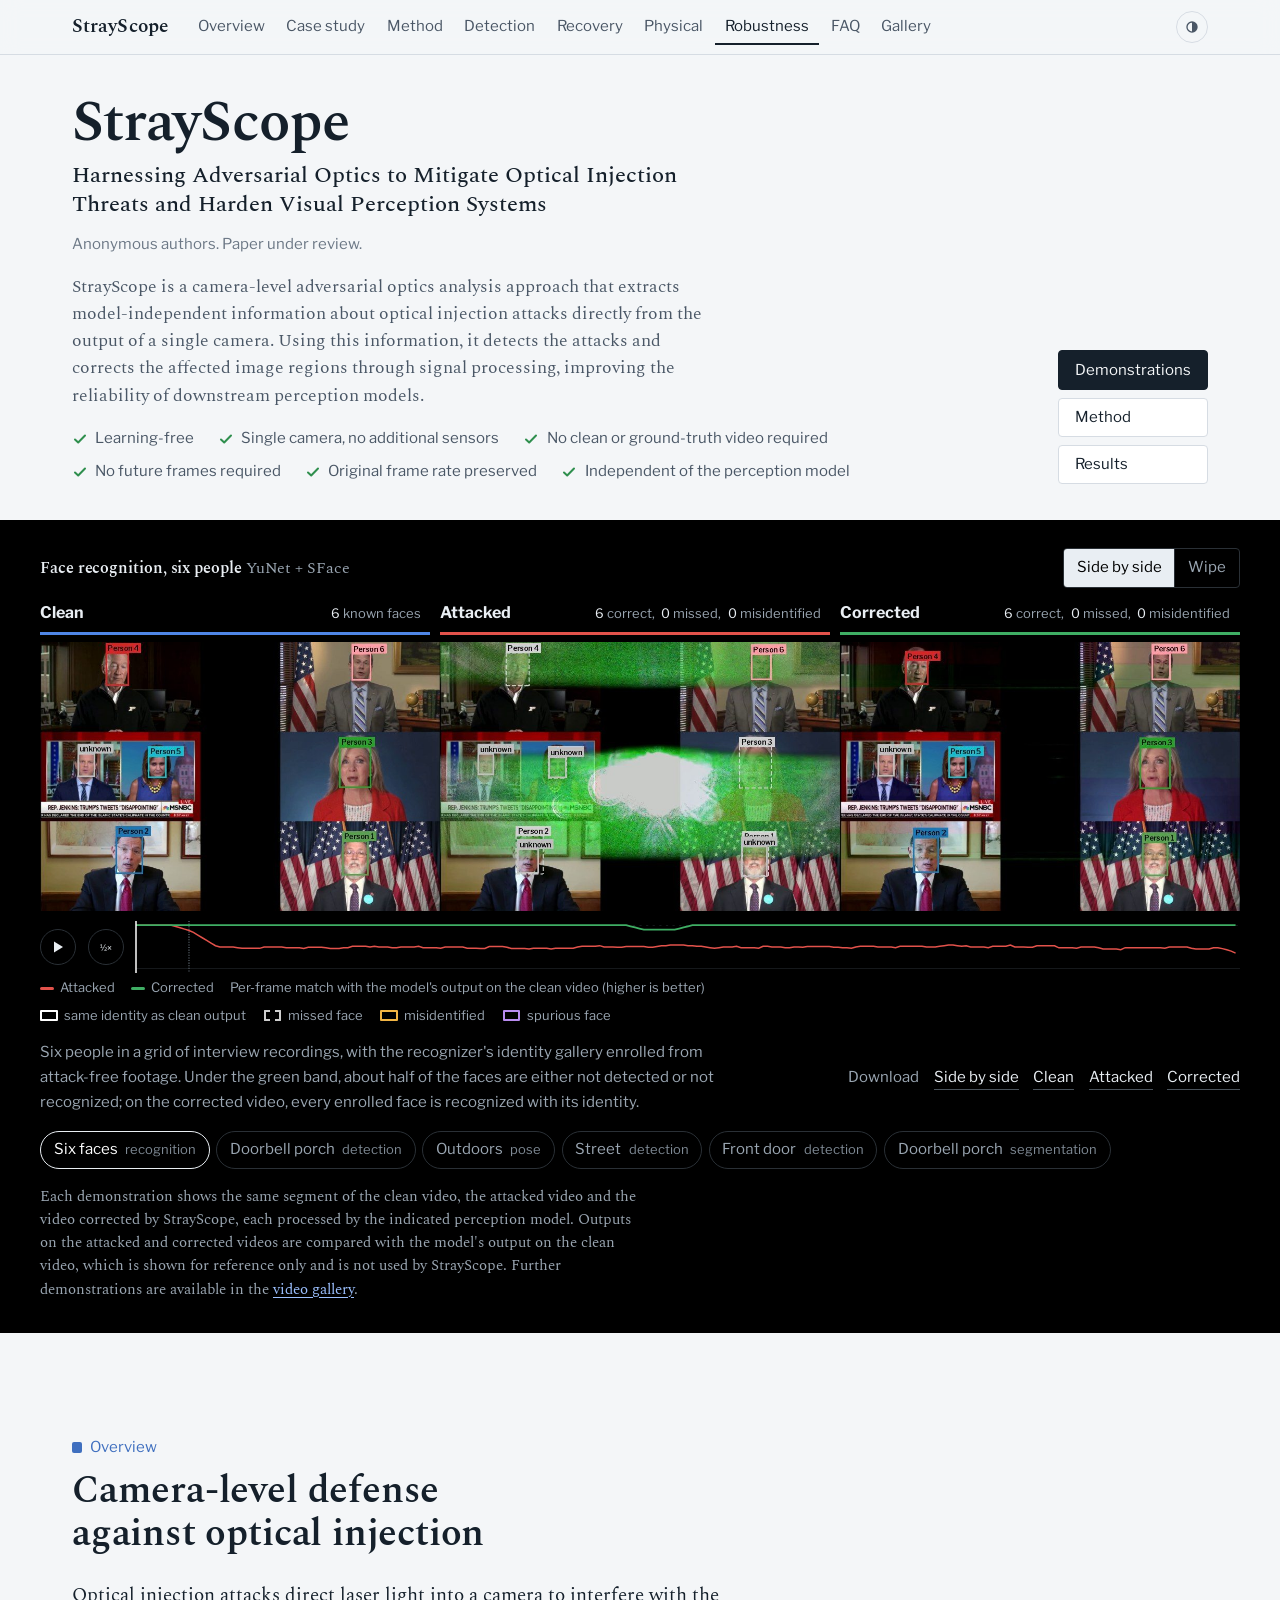
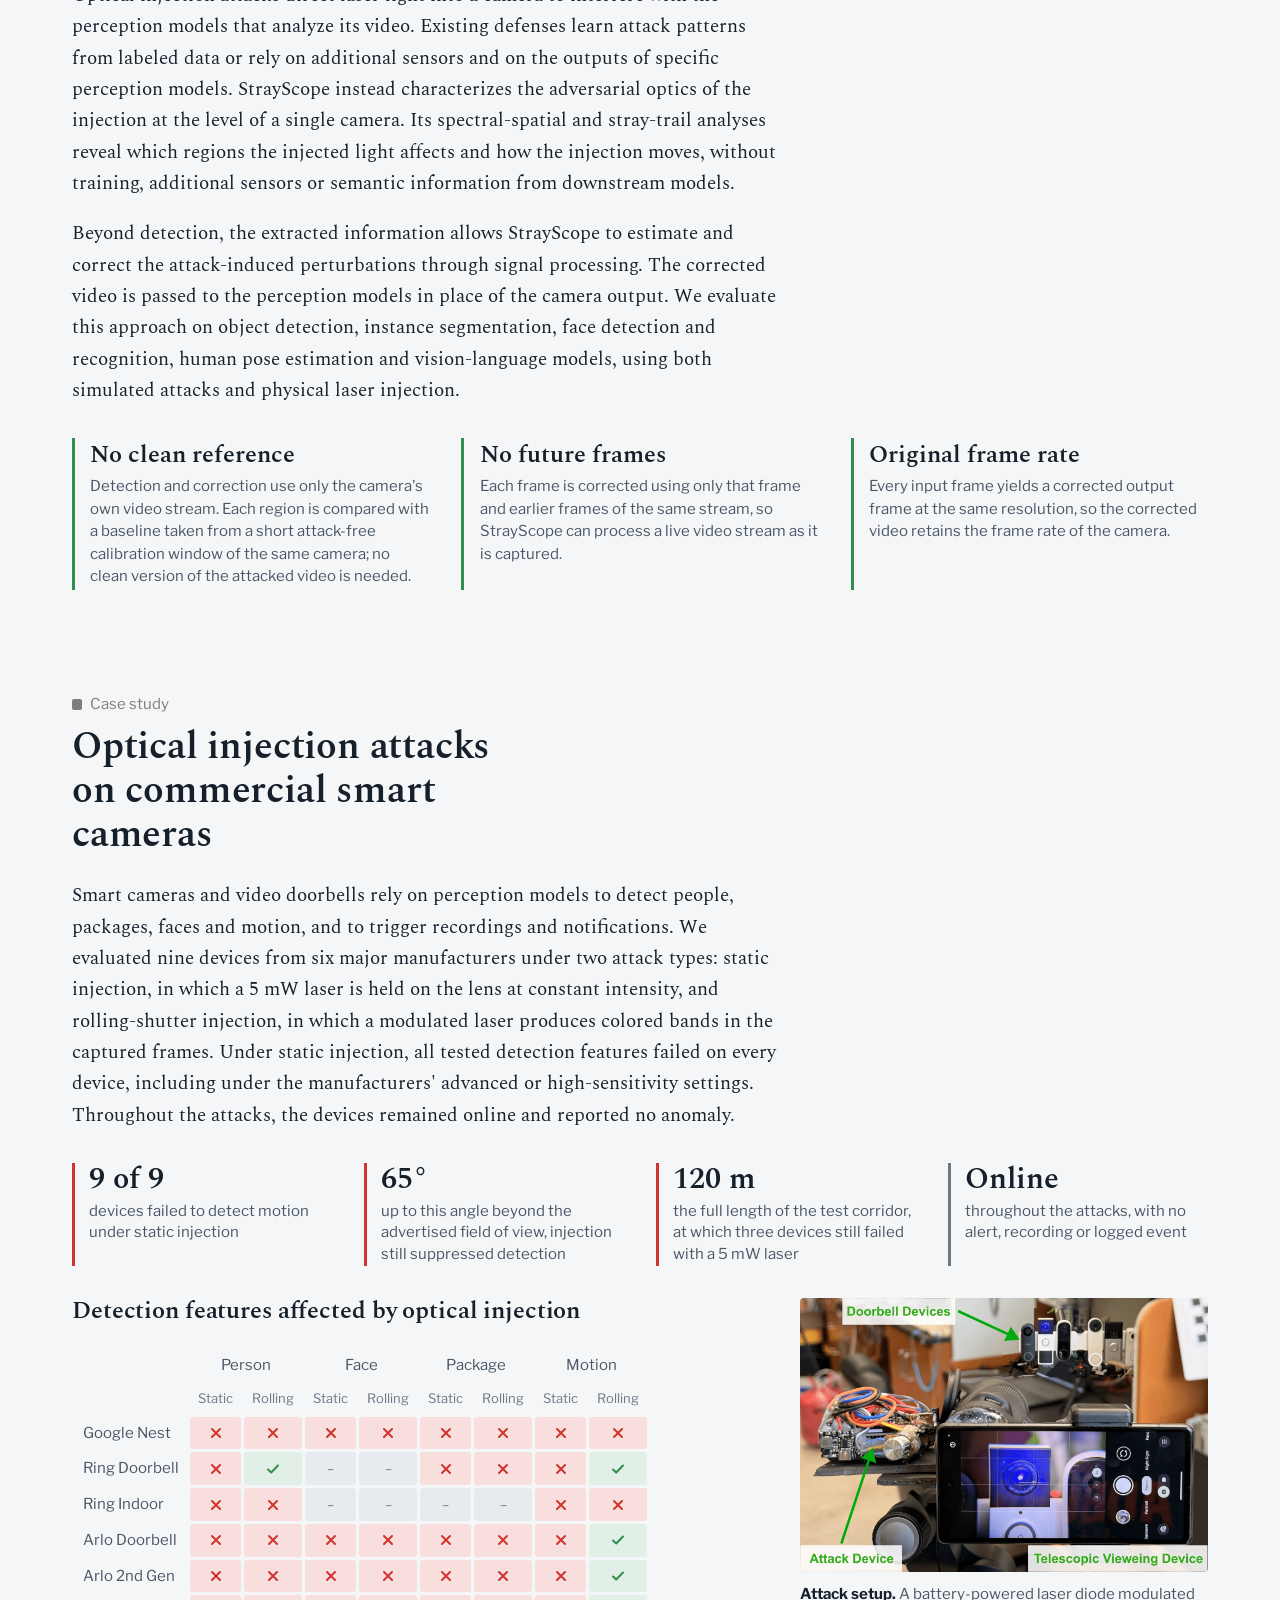
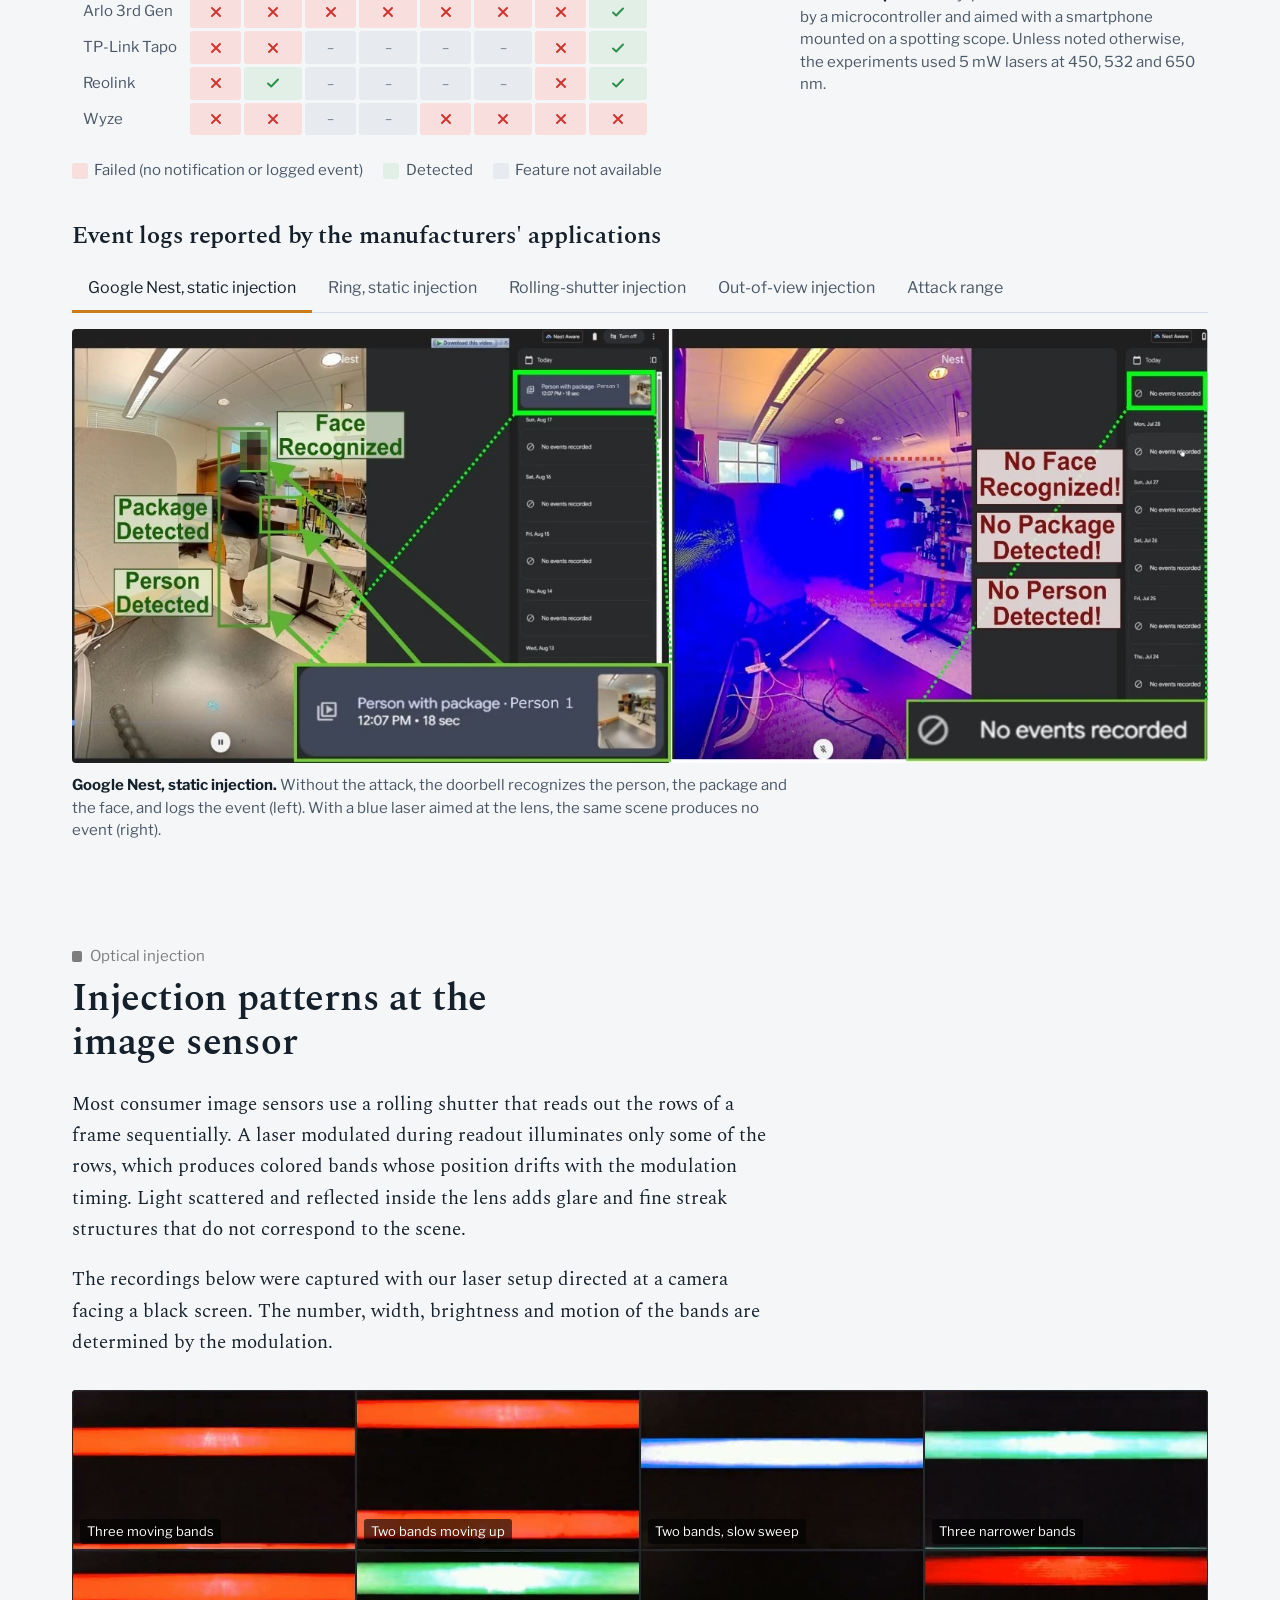
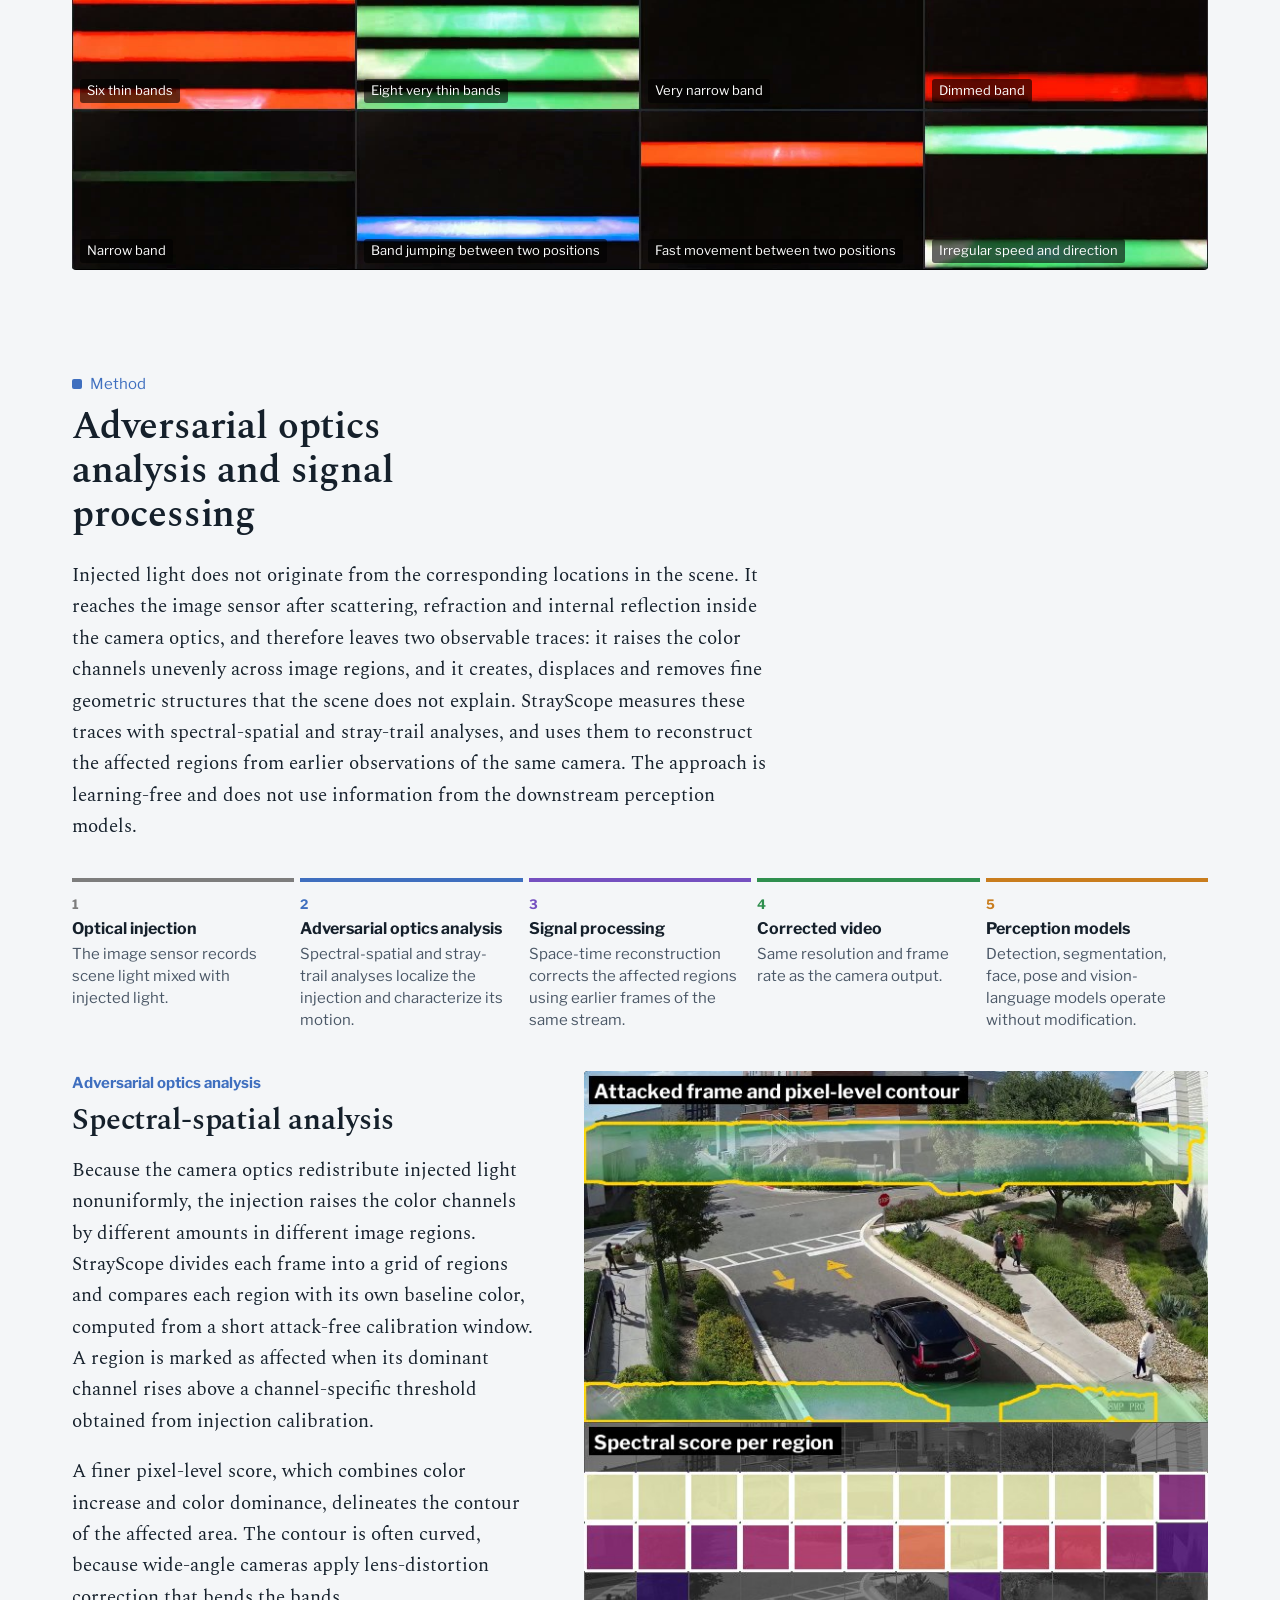
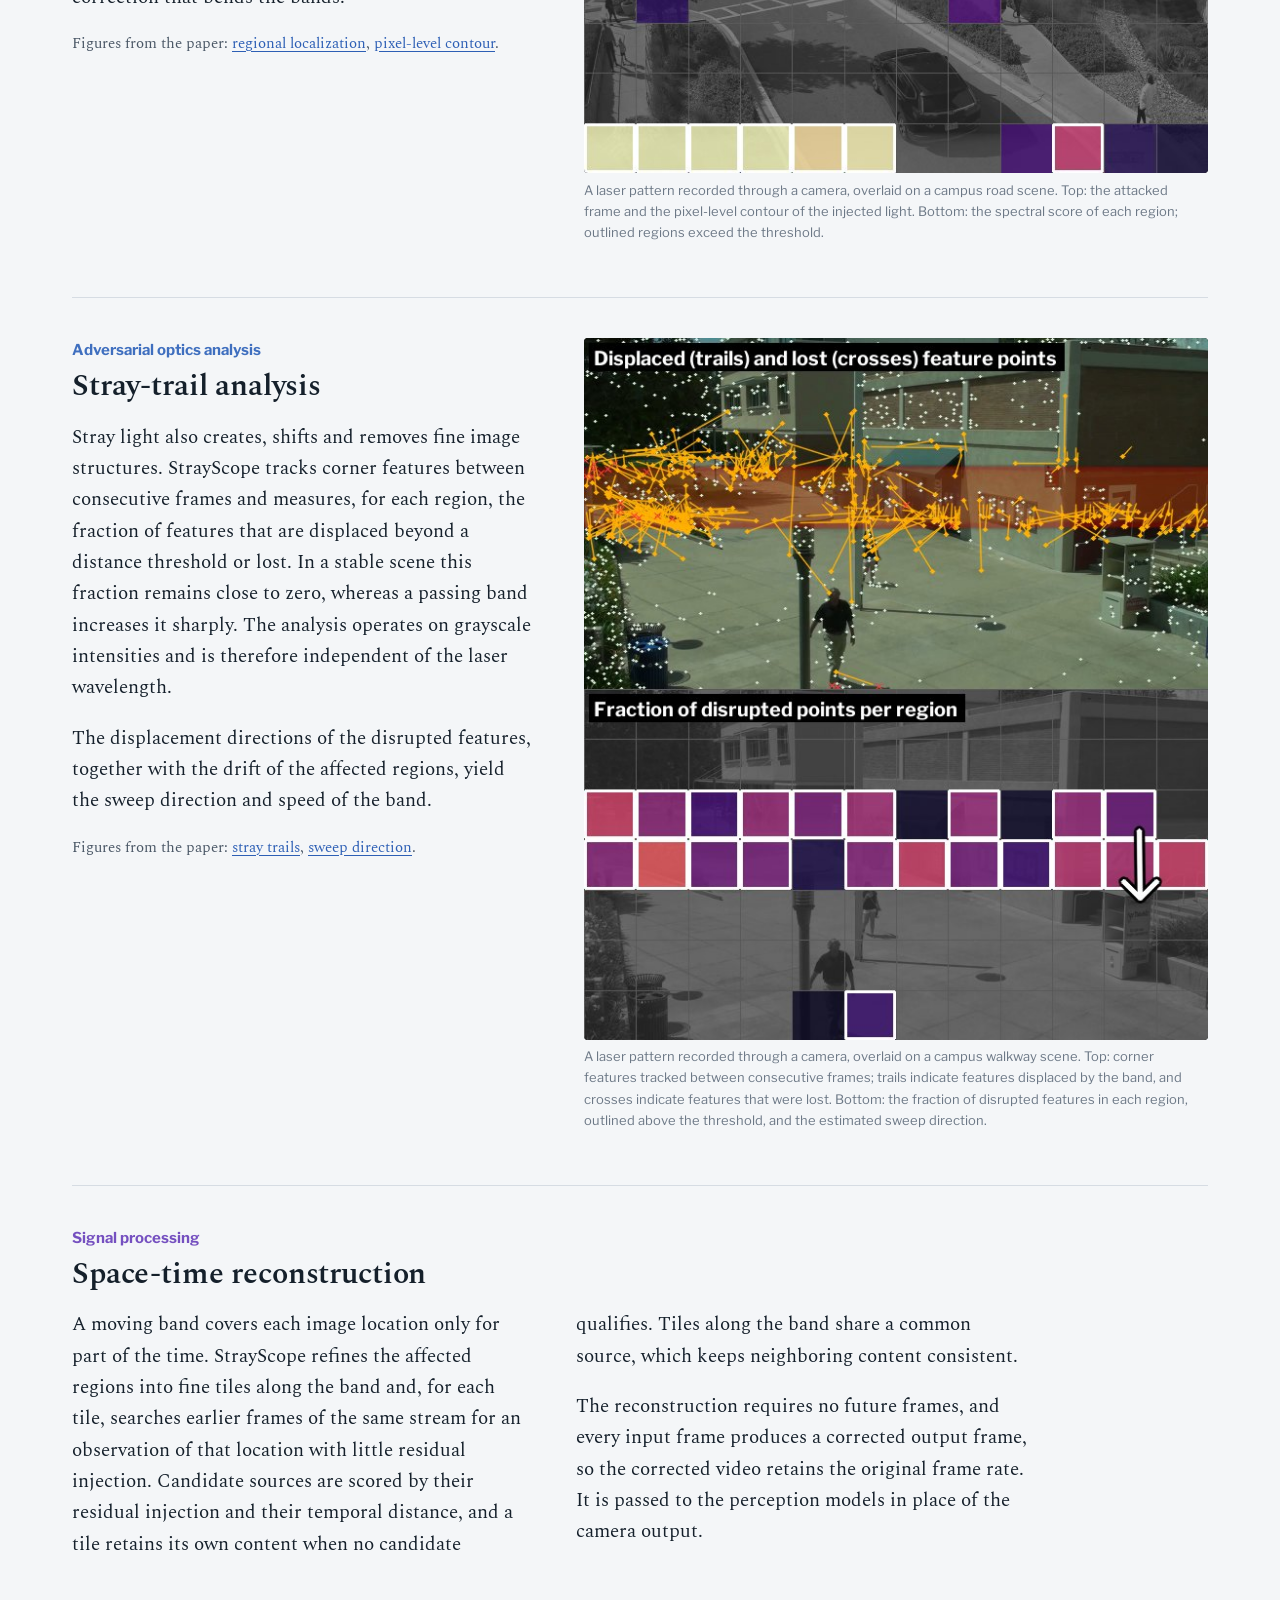
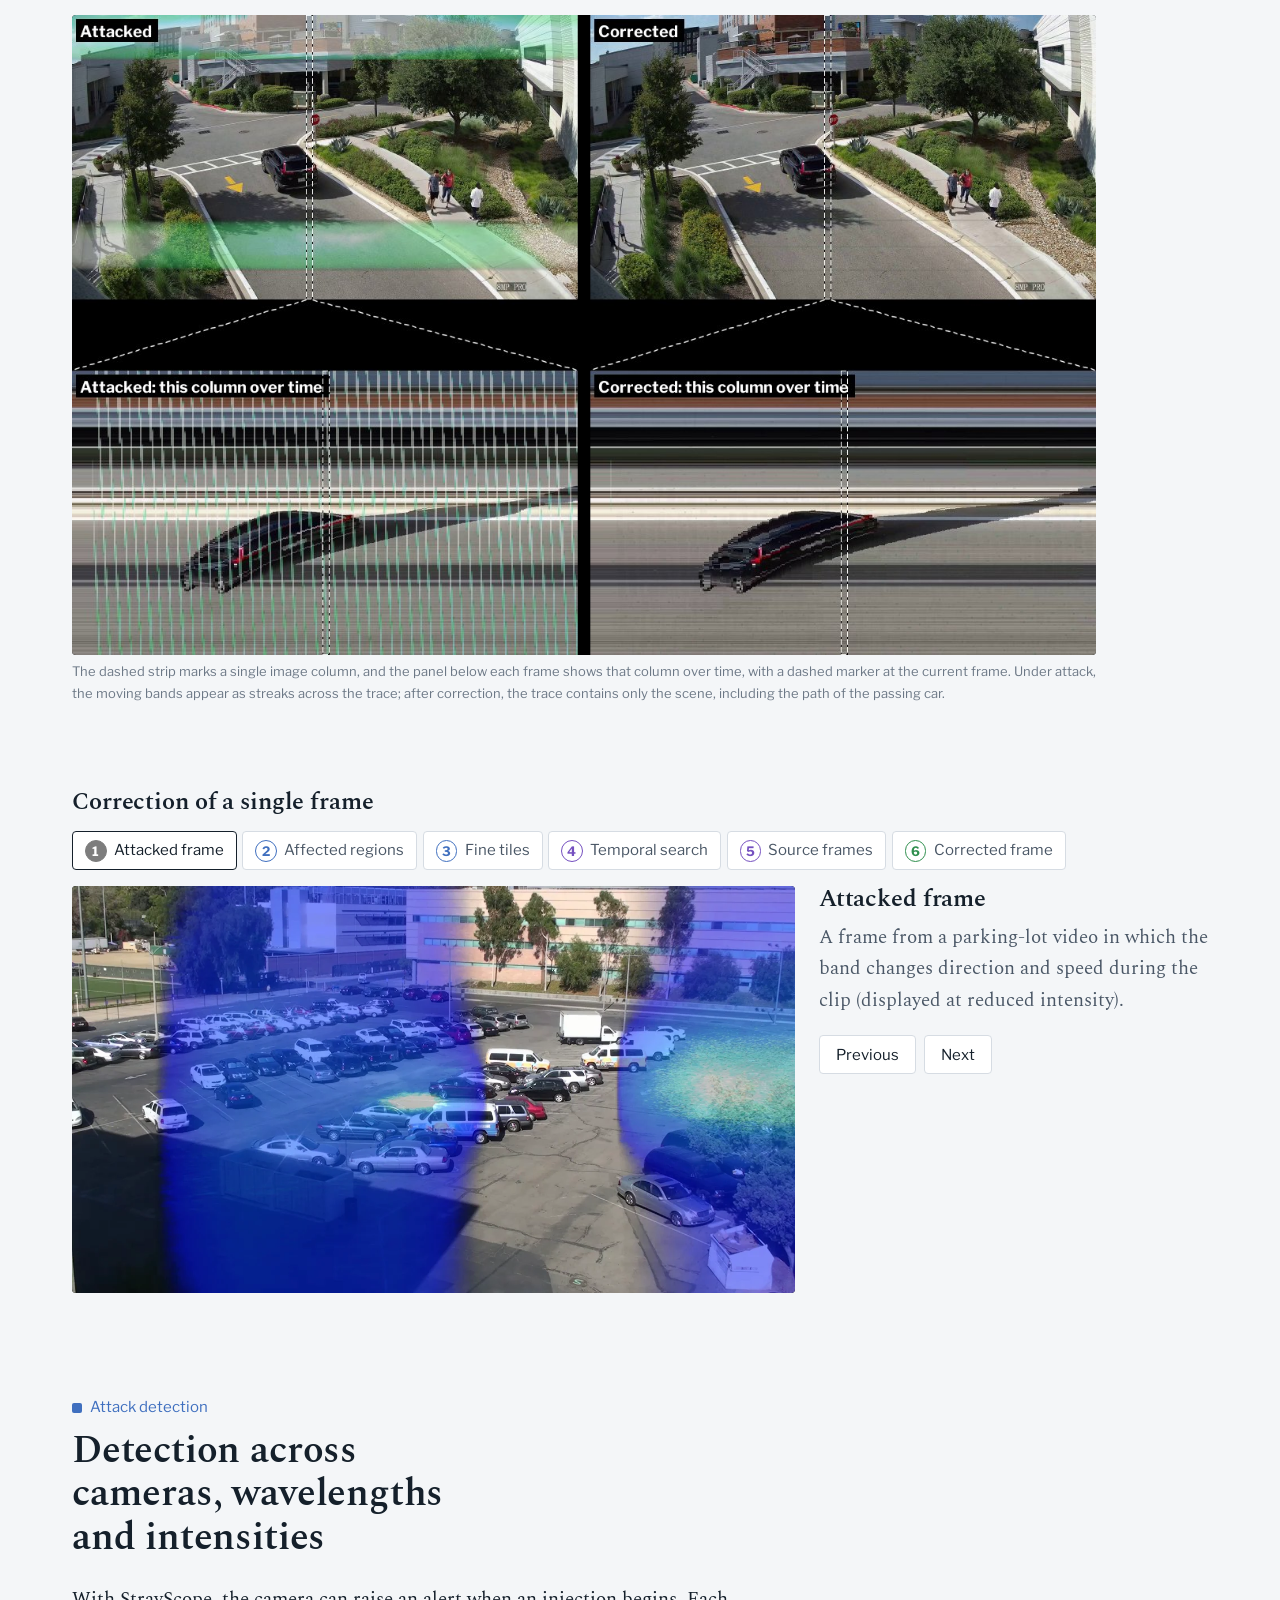
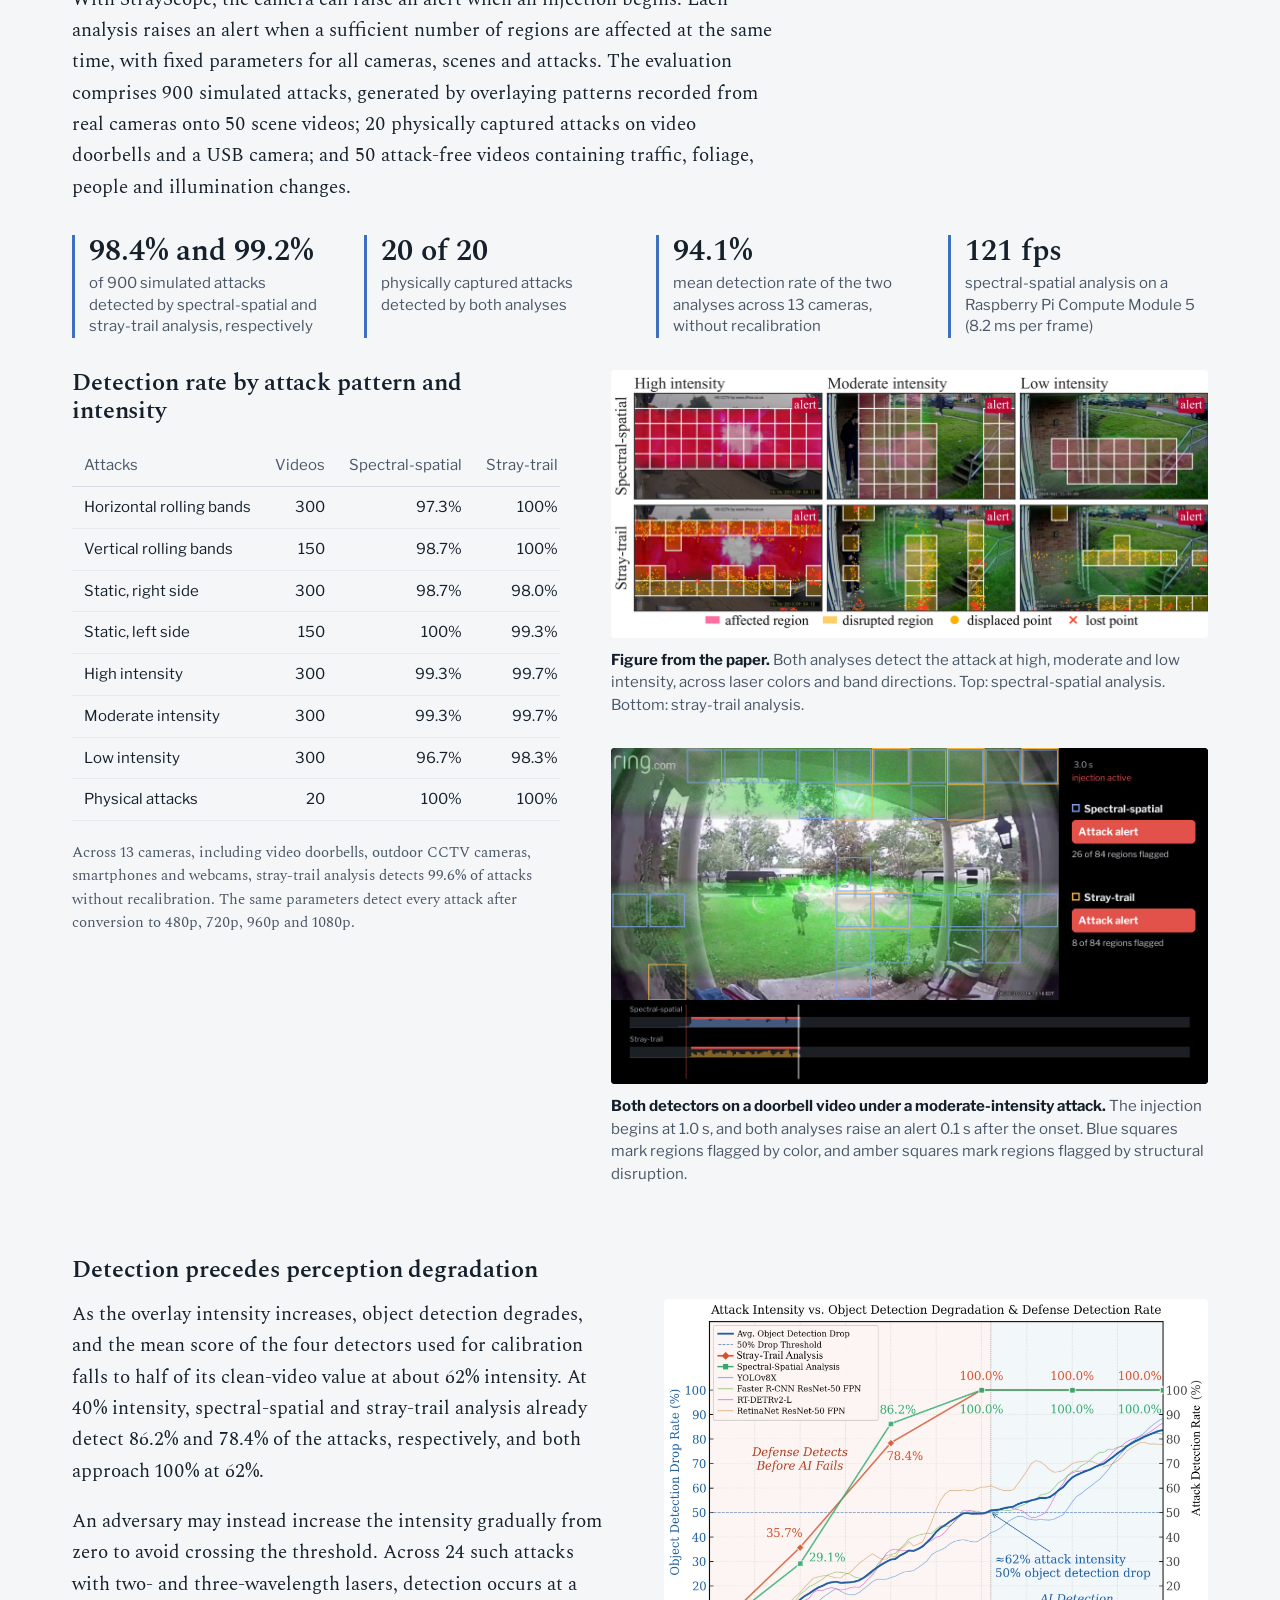
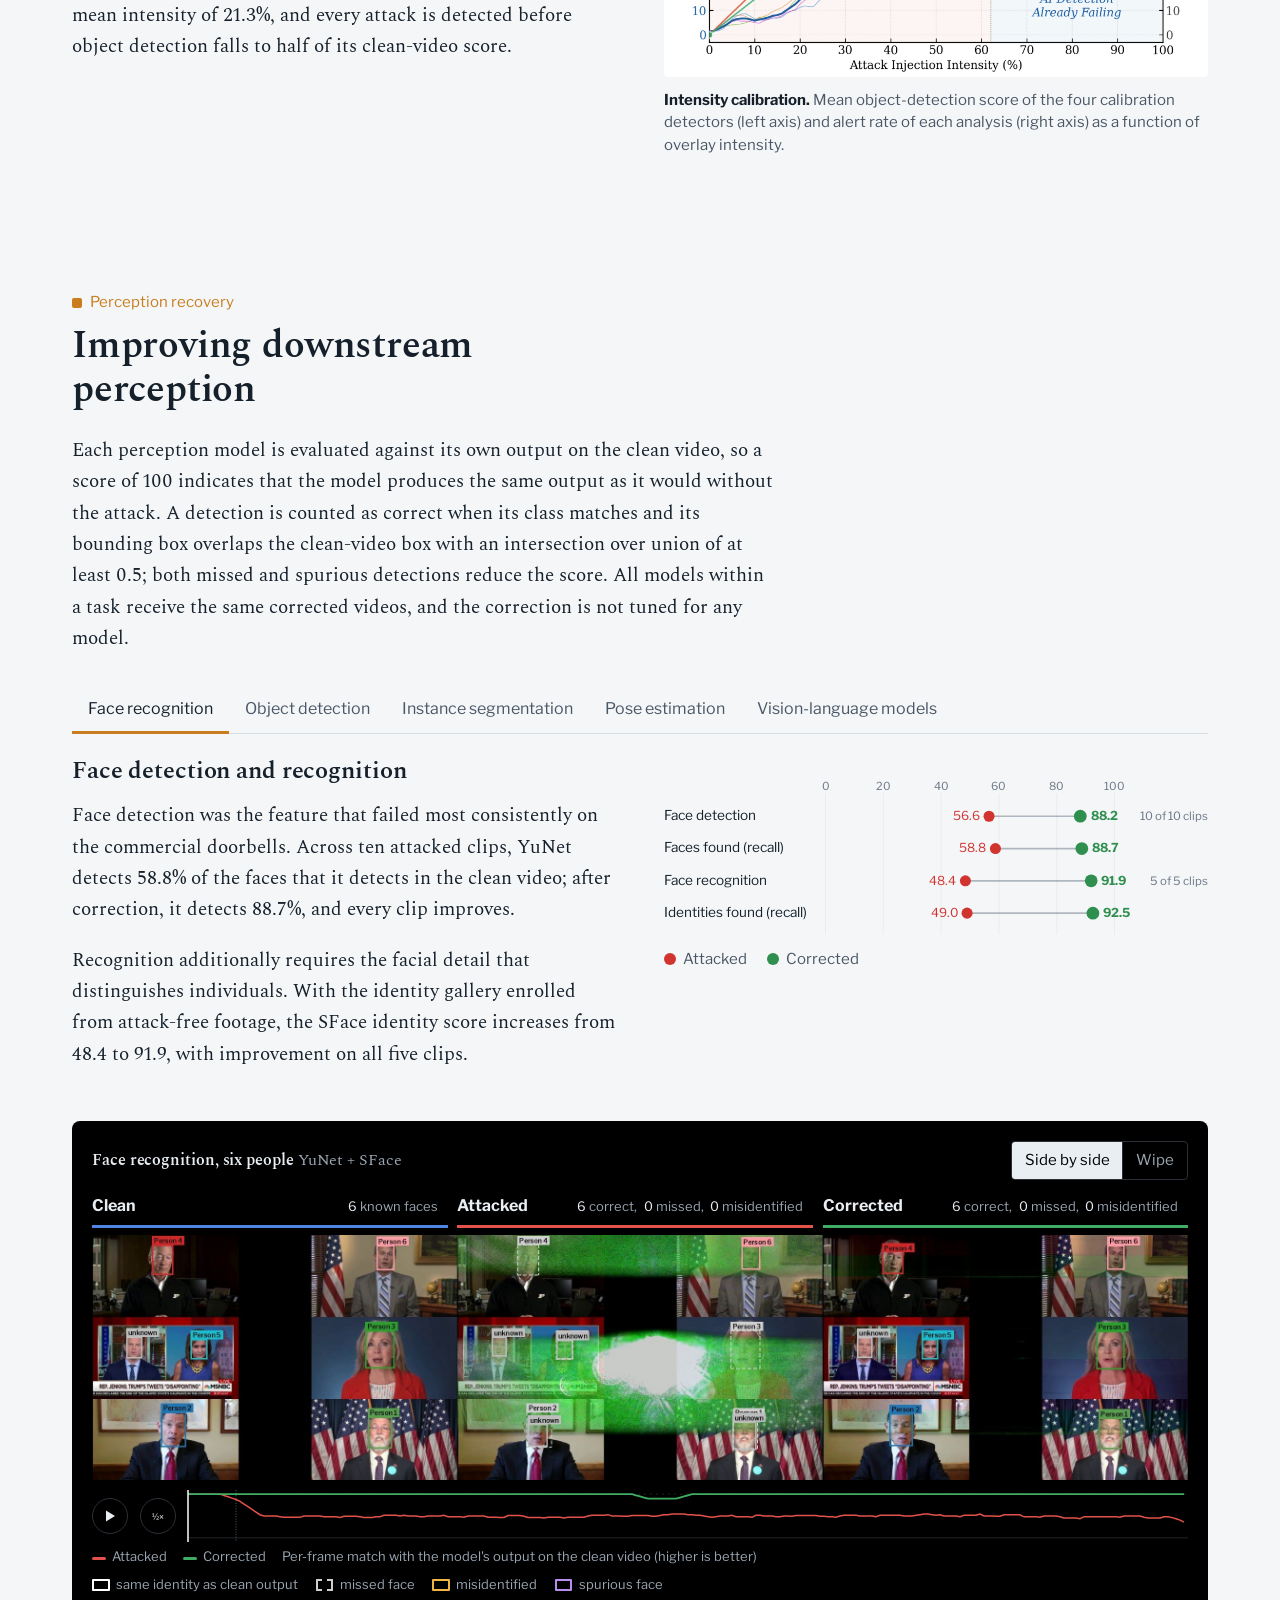
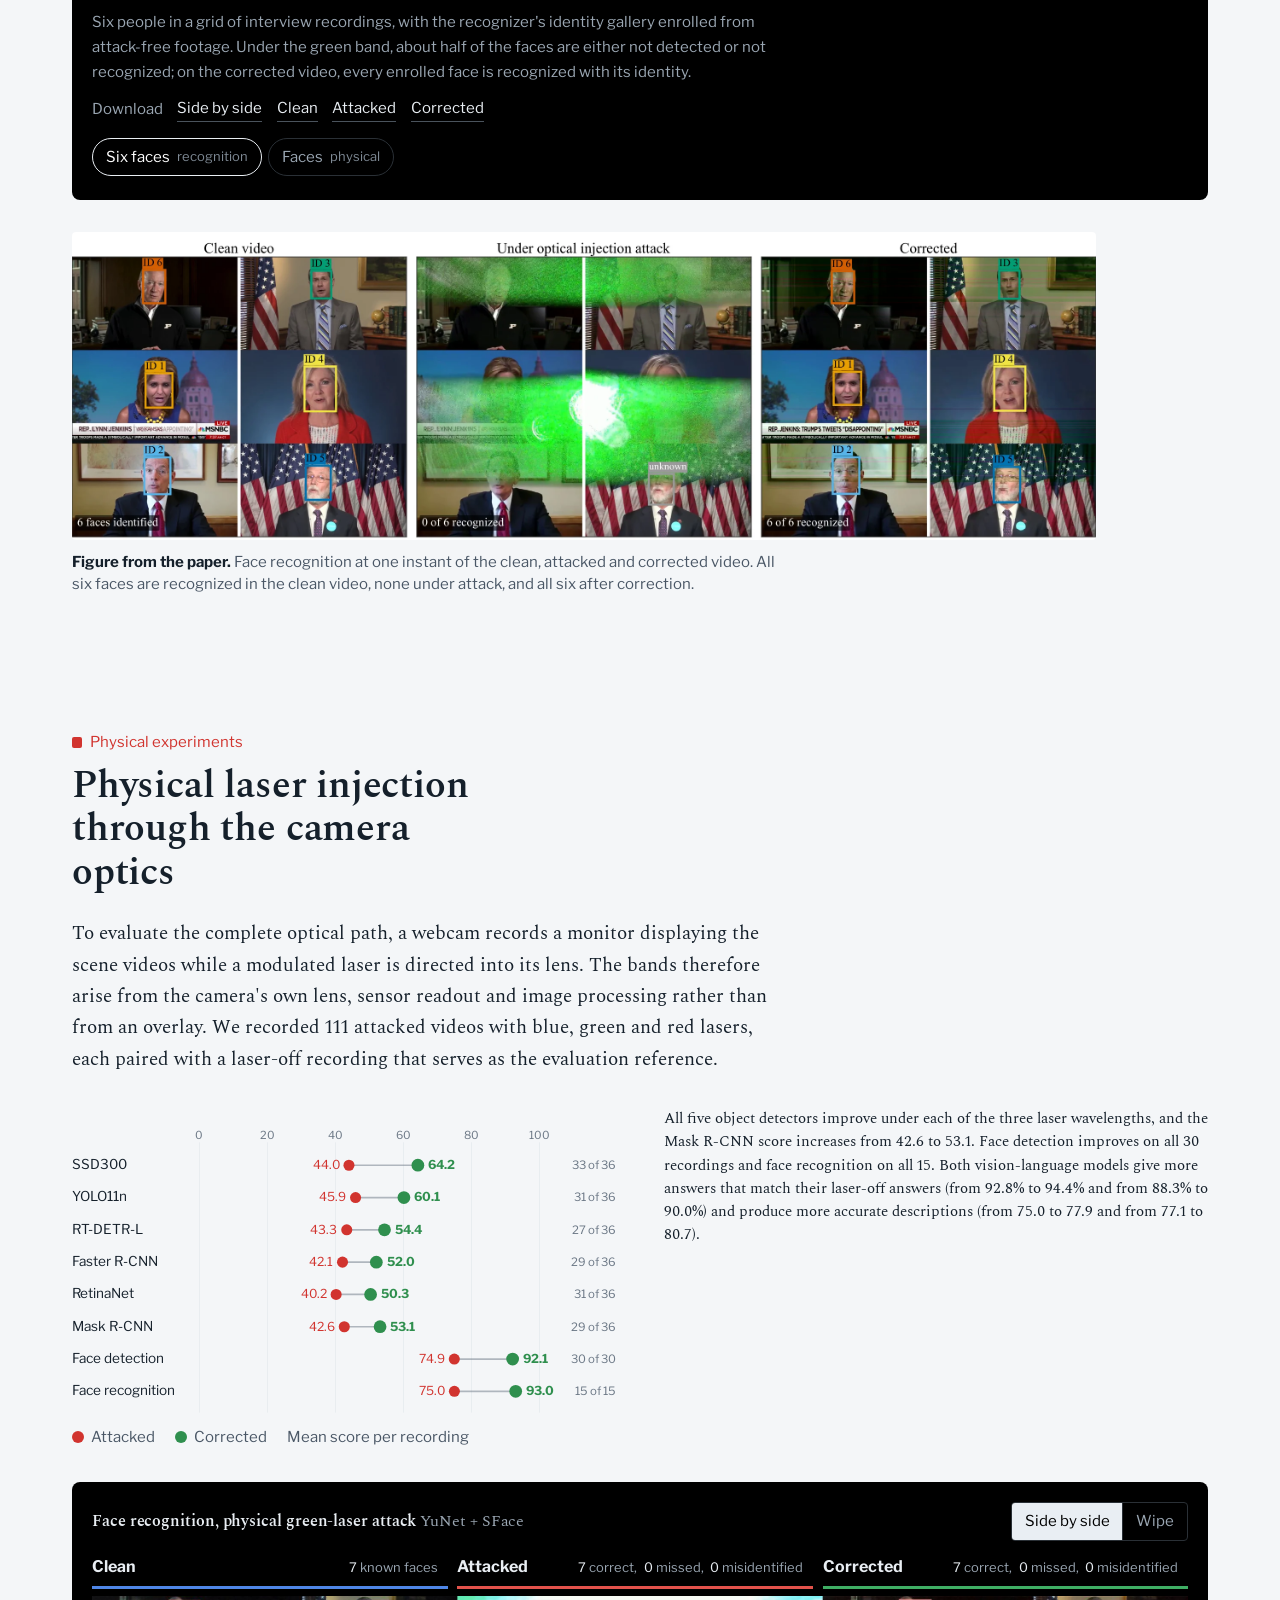
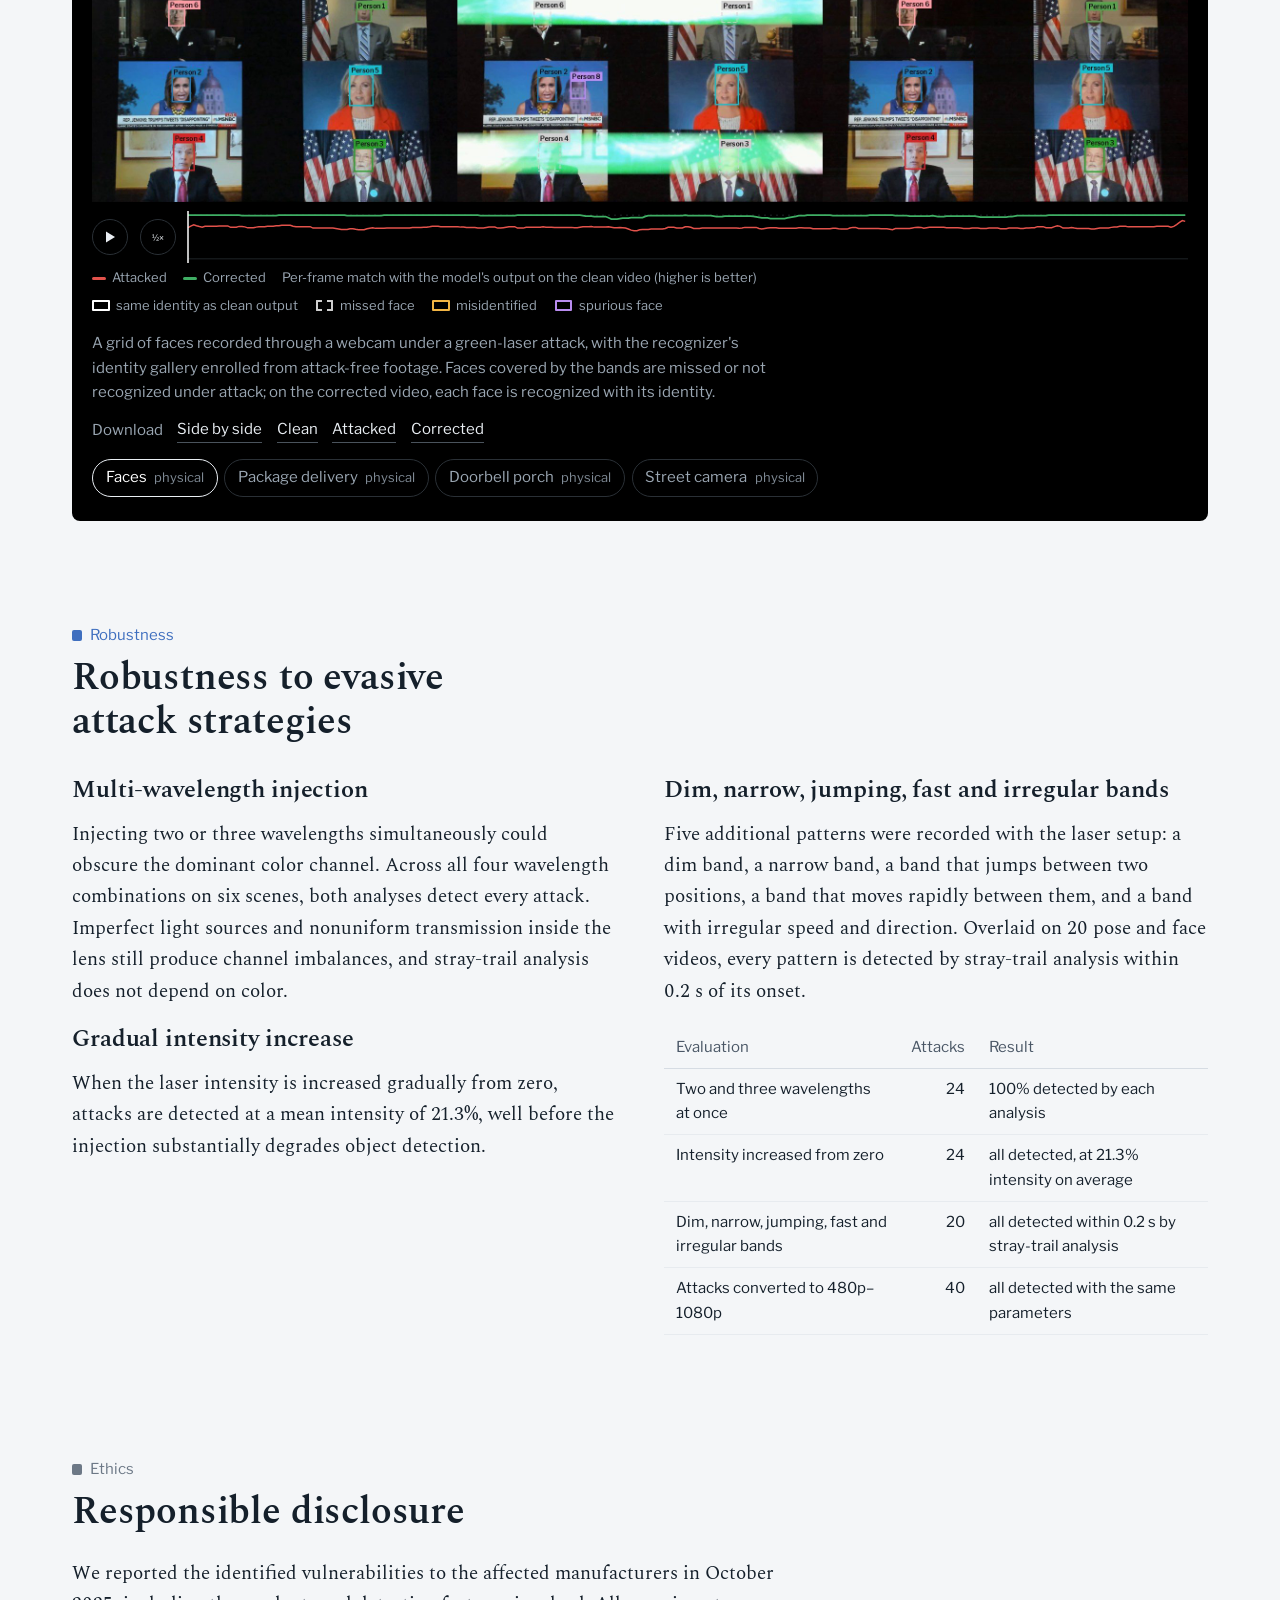
<file: index.html>
<!doctype html>
<html lang="en">
<head>
<meta charset="utf-8">
<meta name="viewport" content="width=device-width, initial-scale=1">
<title>StrayScope</title>
<meta name="description" content="StrayScope is a learning-free, camera-level approach that traces optical injection attacks in a camera's own video, detects them, and corrects the affected regions for downstream perception models.">
<meta name="robots" content="noindex, nofollow">
<meta name="referrer" content="no-referrer">
<meta property="og:title" content="StrayScope">
<meta property="og:description" content="Harnessing adversarial optics to mitigate optical injection threats and harden visual perception systems.">
<meta property="og:image" content="assets/img/og.jpg">
<meta name="color-scheme" content="light dark">
<link rel="icon" href="assets/img/icon.svg" type="image/svg+xml">
<link rel="preload" href="assets/fonts/spectral-latin-400-normal.woff2" as="font" type="font/woff2" crossorigin>
<link rel="preload" href="assets/fonts/libre-franklin-latin-400-normal.woff2" as="font" type="font/woff2" crossorigin>
<link rel="stylesheet" href="assets/css/site.css">
<script type="module" src="assets/js/site.js"></script>
</head>
<body>
<a class="skip" href="#main">Skip to content</a>

<header class="site-head">
  <div class="bar">
    <a class="brand" href="#top">StrayScope</a>
    <nav class="site-nav" aria-label="Sections">
      <a href="#overview">Overview</a>
      <a href="#threat">Case study</a>
      <a href="#method">Method</a>
      <a href="#detection">Detection</a>
      <a href="#results">Recovery</a>
      <a href="#physical">Physical</a>
      <a href="#robustness">Robustness</a>
      <a href="#faq">FAQ</a>
      <a href="gallery.html">Gallery</a>
    </nav>
    <button class="theme-toggle" type="button" aria-label="Use dark theme"><svg viewBox="0 0 16 16" width="14" height="14" aria-hidden="true"><path d="M8 1.5a6.5 6.5 0 1 0 0 13 6.5 6.5 0 0 0 0-13zm0 1.5v10a5 5 0 0 1 0-10z" fill="currentColor"/></svg></button>
  </div>
</header>

<main id="main">

<!-- ============================================================ hero -->
<section class="hero" id="top">
  <div class="wrap">
    <div class="hero-grid">
      <div>
        <h1>StrayScope</h1>
        <p class="title-long">Harnessing Adversarial Optics to Mitigate Optical Injection Threats and Harden Visual Perception Systems</p>
        <p class="authors">Anonymous authors. Paper under review.</p>
        <p class="lede">StrayScope is a camera-level adversarial optics analysis approach that extracts model-independent information about optical injection attacks directly from the output of a single camera. Using this information, it detects the attacks and corrects the affected image regions through signal processing, improving the reliability of downstream perception models.</p>
        <ul class="props">
          <li><svg viewBox="0 0 16 16" aria-hidden="true"><path d="M3 8.5l3.2 3L13 4.5" stroke="currentColor" stroke-width="2" fill="none" stroke-linecap="round" stroke-linejoin="round"/></svg>Learning-free</li>
          <li><svg viewBox="0 0 16 16" aria-hidden="true"><path d="M3 8.5l3.2 3L13 4.5" stroke="currentColor" stroke-width="2" fill="none" stroke-linecap="round" stroke-linejoin="round"/></svg>Single camera, no additional sensors</li>
          <li><svg viewBox="0 0 16 16" aria-hidden="true"><path d="M3 8.5l3.2 3L13 4.5" stroke="currentColor" stroke-width="2" fill="none" stroke-linecap="round" stroke-linejoin="round"/></svg>No clean or ground-truth video required</li>
          <li><svg viewBox="0 0 16 16" aria-hidden="true"><path d="M3 8.5l3.2 3L13 4.5" stroke="currentColor" stroke-width="2" fill="none" stroke-linecap="round" stroke-linejoin="round"/></svg>No future frames required</li>
          <li><svg viewBox="0 0 16 16" aria-hidden="true"><path d="M3 8.5l3.2 3L13 4.5" stroke="currentColor" stroke-width="2" fill="none" stroke-linecap="round" stroke-linejoin="round"/></svg>Original frame rate preserved</li>
          <li><svg viewBox="0 0 16 16" aria-hidden="true"><path d="M3 8.5l3.2 3L13 4.5" stroke="currentColor" stroke-width="2" fill="none" stroke-linecap="round" stroke-linejoin="round"/></svg>Independent of the perception model</li>
        </ul>
      </div>
      <div class="hero-actions">
        <a class="btn primary" href="#demos">Demonstrations</a>
        <a class="btn" href="#method">Method</a>
        <a class="btn" href="#results">Results</a>
      </div>
    </div>
  </div>
</section>

<section class="stage" id="demos" aria-label="Demonstrations">
  <div class="wrap">
    <div data-player="face-1,det-porch,pose-3,det-street,det-visitor,seg-1"></div>
    <p class="small" style="color:var(--stage-ink-2);margin:1rem 0 0;max-width:76ch">Each demonstration shows the same segment of the clean video, the attacked video and the video corrected by StrayScope, each processed by the indicated perception model. Outputs on the attacked and corrected videos are compared with the model's output on the clean video, which is shown for reference only and is not used by StrayScope. Further demonstrations are available in the <a href="gallery.html">video gallery</a>.</p>
  </div>
</section>

<!-- ============================================================ overview -->
<section class="block" id="overview">
  <div class="wrap">
    <header class="prose">
      <p class="kicker" style="color:var(--mod-aoa)"><span class="dot"></span>Overview</p>
      <h2>Camera-level defense against optical injection</h2>
      <p>Optical injection attacks direct laser light into a camera to interfere with the perception models that analyze its video. Existing defenses learn attack patterns from labeled data or rely on additional sensors and on the outputs of specific perception models. StrayScope instead characterizes the adversarial optics of the injection at the level of a single camera. Its spectral-spatial and stray-trail analyses reveal which regions the injected light affects and how the injection moves, without training, additional sensors or semantic information from downstream models.</p>
      <p>Beyond detection, the extracted information allows StrayScope to estimate and correct the attack-induced perturbations through signal processing. The corrected video is passed to the perception models in place of the camera output. We evaluate this approach on object detection, instance segmentation, face detection and recognition, human pose estimation and vision-language models, using both simulated attacks and physical laser injection.</p>
    </header>
    <div class="principles">
      <div style="--c:var(--mod-cor)"><b>No clean reference</b><span>Detection and correction use only the camera's own video stream. Each region is compared with a baseline taken from a short attack-free calibration window of the same camera; no clean version of the attacked video is needed.</span></div>
      <div style="--c:var(--mod-cor)"><b>No future frames</b><span>Each frame is corrected using only that frame and earlier frames of the same stream, so StrayScope can process a live video stream as it is captured.</span></div>
      <div style="--c:var(--mod-cor)"><b>Original frame rate</b><span>Every input frame yields a corrected output frame at the same resolution, so the corrected video retains the frame rate of the camera.</span></div>
    </div>
  </div>
</section>

<!-- ============================================================ threat -->
<section class="block" id="threat">
  <div class="wrap">
    <header class="prose">
      <p class="kicker" style="color:var(--mod-inj)"><span class="dot"></span>Case study</p>
      <h2>Optical injection attacks on commercial smart cameras</h2>
      <p>Smart cameras and video doorbells rely on perception models to detect people, packages, faces and motion, and to trigger recordings and notifications. We evaluated nine devices from six major manufacturers under two attack types: static injection, in which a 5 mW laser is held on the lens at constant intensity, and rolling-shutter injection, in which a modulated laser produces colored bands in the captured frames. Under static injection, all tested detection features failed on every device, including under the manufacturers' advanced or high-sensitivity settings. Throughout the attacks, the devices remained online and reported no anomaly.</p>
    </header>

    <div class="figures-row">
      <div style="--c:var(--attacked)"><b>9 of 9</b><span>devices failed to detect motion under static injection</span></div>
      <div style="--c:var(--attacked)"><b>65&deg;</b><span>up to this angle beyond the advertised field of view, injection still suppressed detection</span></div>
      <div style="--c:var(--attacked)"><b>120 m</b><span>the full length of the test corridor, at which three devices still failed with a 5 mW laser</span></div>
      <div style="--c:var(--ink-3)"><b>Online</b><span>throughout the attacks, with no alert, recording or logged event</span></div>
    </div>

    <div class="threat-grid">
      <div class="matrix">
        <h3>Detection features affected by optical injection</h3>
        <div class="table-wrap" data-matrix></div>
        <div class="matrix-key"><span><i style="background:color-mix(in srgb,var(--attacked) 16%,var(--surface))"></i>Failed (no notification or logged event)</span><span><i style="background:color-mix(in srgb,var(--corrected) 14%,var(--surface))"></i>Detected</span><span><i style="background:var(--rule-2)"></i>Feature not available</span></div>
      </div>
      <figure class="fig" style="margin-top:0">
        <img class="zoomable" src="assets/img/photos/attack-setup.webp" alt="A battery-powered laser module with a microcontroller on a tripod next to a phone mounted on a spotting scope, aimed at a row of video doorbells." loading="lazy" width="1500" height="1008">
        <figcaption><b>Attack setup.</b> A battery-powered laser diode modulated by a microcontroller and aimed with a smartphone mounted on a spotting scope. Unless noted otherwise, the experiments used 5 mW lasers at 450, 532 and 650 nm.</figcaption>
      </figure>
    </div>

    <div class="tabs evidence">
      <h3>Event logs reported by the manufacturers' applications</h3>
      <div class="tablist" role="tablist" aria-label="Device evidence">
        <button role="tab" type="button" aria-selected="true" aria-controls="ev-nest" id="tev-nest">Google Nest, static injection</button>
        <button role="tab" type="button" aria-selected="false" aria-controls="ev-ring" id="tev-ring" tabindex="-1">Ring, static injection</button>
        <button role="tab" type="button" aria-selected="false" aria-controls="ev-roll" id="tev-roll" tabindex="-1">Rolling-shutter injection</button>
        <button role="tab" type="button" aria-selected="false" aria-controls="ev-oov" id="tev-oov" tabindex="-1">Out-of-view injection</button>
        <button role="tab" type="button" aria-selected="false" aria-controls="ev-range" id="tev-range" tabindex="-1">Attack range</button>
      </div>
      <figure class="tabpanel" role="tabpanel" id="ev-nest" aria-labelledby="tev-nest">
        <img class="zoomable" src="assets/img/photos/nest-static-attack.webp" alt="Google Nest app: without attack it logs a person with a package and a recognized face; under a blue laser it logs no events." loading="lazy" width="1500" height="573">
        <figcaption><b>Google Nest, static injection.</b> Without the attack, the doorbell recognizes the person, the package and the face, and logs the event (left). With a blue laser aimed at the lens, the same scene produces no event (right).</figcaption>
      </figure>
      <figure class="tabpanel" role="tabpanel" id="ev-ring" aria-labelledby="tev-ring" hidden>
        <img class="zoomable" src="assets/img/photos/ring-static-attack.webp" alt="Ring app: package and person notifications without attack; under laser injection the event history shows no events." loading="lazy" width="1500" height="802">
        <figcaption><b>Ring video doorbell, static injection.</b> Without the attack, the application issues package and person notifications (left). Under the attack, the event history reports that no events were found (right).</figcaption>
      </figure>
      <figure class="tabpanel" role="tabpanel" id="ev-roll" aria-labelledby="tev-roll" hidden>
        <img class="zoomable" src="assets/img/photos/nest-ring-rolling-attack.webp" alt="Rolling-shutter attack: Nest logs no events; Ring detects the person but not the package." loading="lazy" width="1500" height="581">
        <figcaption><b>Rolling-shutter injection.</b> Google Nest logs no event (left). Ring still detects the person but not the package being carried (right), showing that an injection can suppress one object class while another remains detected.</figcaption>
      </figure>
      <figure class="tabpanel" role="tabpanel" id="ev-oov" aria-labelledby="tev-oov" hidden>
        <img class="zoomable" src="assets/img/photos/out-of-view.webp" alt="Four night photos: a package on a porch, a laser aimed at the doorbell from outside its view, a blue-flooded camera image, and the porch without the package." loading="lazy" width="1500" height="545">
        <figcaption><b>Out-of-view injection.</b> The laser is positioned outside the doorbell's field of view and reaches the sensor through the side of the wide-angle lens. The package is removed without any event being recorded.</figcaption>
      </figure>
      <figure class="tabpanel" role="tabpanel" id="ev-range" aria-labelledby="tev-range" hidden>
        <img class="zoomable" src="assets/img/photos/distance-corridor.webp" alt="A long corridor with a doorbell on a tripod at the far end and the laser and viewing scope in the foreground." loading="lazy" width="1500" height="1035" style="max-height:62vh">
        <figcaption><b>Attack range.</b> The 120 m corridor used for the distance experiments. With 5 mW lasers, three of five doorbells failed at the far end of the corridor; with 50 mW lasers, all five failed. The tested distance is limited by the length of the corridor.</figcaption>
      </figure>
    </div>
  </div>
</section>

<!-- ============================================================ what the camera records -->
<section class="block" id="patterns">
  <div class="wrap">
    <header class="prose">
      <p class="kicker" style="color:var(--mod-inj)"><span class="dot"></span>Optical injection</p>
      <h2>Injection patterns at the image sensor</h2>
      <p>Most consumer image sensors use a rolling shutter that reads out the rows of a frame sequentially. A laser modulated during readout illuminates only some of the rows, which produces colored bands whose position drifts with the modulation timing. Light scattered and reflected inside the lens adds glare and fine streak structures that do not correspond to the scene.</p>
      <p>The recordings below were captured with our laser setup directed at a camera facing a black screen. The number, width, brightness and motion of the bands are determined by the modulation.</p>
    </header>
    <figure class="atlas" data-atlas style="margin-top:1.5rem">
      <video class="loop-video" data-src="assets/video/pattern-atlas.mp4" poster="assets/img/pattern-atlas-poster.jpg" muted loop playsinline preload="none" data-autoplay aria-label="Twelve recorded laser patterns: moving bands, multiple thin bands, dim and narrow bands, and bands that jump or move irregularly."></video>
    </figure>
  </div>
</section>

<!-- ============================================================ method -->
<section class="block" id="method">
  <div class="wrap">
    <header class="prose">
      <p class="kicker" style="color:var(--mod-aoa)"><span class="dot"></span>Method</p>
      <h2>Adversarial optics analysis and signal processing</h2>
      <p>Injected light does not originate from the corresponding locations in the scene. It reaches the image sensor after scattering, refraction and internal reflection inside the camera optics, and therefore leaves two observable traces: it raises the color channels unevenly across image regions, and it creates, displaces and removes fine geometric structures that the scene does not explain. StrayScope measures these traces with spectral-spatial and stray-trail analyses, and uses them to reconstruct the affected regions from earlier observations of the same camera. The approach is learning-free and does not use information from the downstream perception models.</p>
    </header>

    <ol class="pipeline" aria-label="StrayScope pipeline">
      <li style="--c:var(--mod-inj)"><b>Optical injection</b><span>The image sensor records scene light mixed with injected light.</span></li>
      <li style="--c:var(--mod-aoa)"><b>Adversarial optics analysis</b><span>Spectral-spatial and stray-trail analyses localize the injection and characterize its motion.</span></li>
      <li style="--c:var(--mod-sp)"><b>Signal processing</b><span>Space-time reconstruction corrects the affected regions using earlier frames of the same stream.</span></li>
      <li style="--c:var(--mod-cor)"><b>Corrected video</b><span>Same resolution and frame rate as the camera output.</span></li>
      <li style="--c:var(--mod-per)"><b>Perception models</b><span>Detection, segmentation, face, pose and vision-language models operate without modification.</span></li>
    </ol>

    <div class="step" style="--c:var(--mod-aoa)">
      <div class="prose">
        <p class="tag-mod">Adversarial optics analysis</p>
        <h3>Spectral-spatial analysis</h3>
        <p>Because the camera optics redistribute injected light nonuniformly, the injection raises the color channels by different amounts in different image regions. StrayScope divides each frame into a grid of regions and compares each region with its own baseline color, computed from a short attack-free calibration window. A region is marked as affected when its dominant channel rises above a channel-specific threshold obtained from injection calibration.</p>
        <p>A finer pixel-level score, which combines color increase and color dominance, delineates the contour of the affected area. The contour is often curved, because wide-angle cameras apply lens-distortion correction that bends the bands.</p>
        <p class="small muted">Figures from the paper: <a href="#" data-fig="fig1-localization">regional localization</a>, <a href="#" data-fig="fig2-pixel-contour">pixel-level contour</a>.</p>
      </div>
      <div class="media">
        <video class="loop-video" data-src="assets/video/mech-spectral.mp4" poster="assets/img/mech-spectral.jpg" muted loop playsinline preload="none" data-autoplay aria-label="A campus road with a passing car and pedestrians under a moving green band; the affected regions and the band's pixel-level contour follow the band."></video>
        <p class="media-label">A laser pattern recorded through a camera, overlaid on a campus road scene. Top: the attacked frame and the pixel-level contour of the injected light. Bottom: the spectral score of each region; outlined regions exceed the threshold.</p>
      </div>
    </div>

    <div class="step" style="--c:var(--mod-aoa)">
      <div class="prose">
        <p class="tag-mod">Adversarial optics analysis</p>
        <h3>Stray-trail analysis</h3>
        <p>Stray light also creates, shifts and removes fine image structures. StrayScope tracks corner features between consecutive frames and measures, for each region, the fraction of features that are displaced beyond a distance threshold or lost. In a stable scene this fraction remains close to zero, whereas a passing band increases it sharply. The analysis operates on grayscale intensities and is therefore independent of the laser wavelength.</p>
        <p>The displacement directions of the disrupted features, together with the drift of the affected regions, yield the sweep direction and speed of the band.</p>
        <p class="small muted">Figures from the paper: <a href="#" data-fig="fig3-stray-trail">stray trails</a>, <a href="#" data-fig="fig5-sweep">sweep direction</a>.</p>
      </div>
      <div class="media">
        <video class="loop-video" data-src="assets/video/mech-trails.mp4" poster="assets/img/mech-trails.jpg" muted loop playsinline preload="none" data-autoplay aria-label="A campus walkway with pedestrians under moving red bands; feature points displaced by the bands leave trails, lost points are crossed, and disrupted regions are outlined."></video>
        <p class="media-label">A laser pattern recorded through a camera, overlaid on a campus walkway scene. Top: corner features tracked between consecutive frames; trails indicate features displaced by the band, and crosses indicate features that were lost. Bottom: the fraction of disrupted features in each region, outlined above the threshold, and the estimated sweep direction.</p>
      </div>
    </div>

    <div class="step wide" style="--c:var(--mod-sp)">
      <div class="prose">
        <p class="tag-mod">Signal processing</p>
        <h3>Space-time reconstruction</h3>
        <p>A moving band covers each image location only for part of the time. StrayScope refines the affected regions into fine tiles along the band and, for each tile, searches earlier frames of the same stream for an observation of that location with little residual injection. Candidate sources are scored by their residual injection and their temporal distance, and a tile retains its own content when no candidate qualifies. Tiles along the band share a common source, which keeps neighboring content consistent.</p>
        <p>The reconstruction requires no future frames, and every input frame produces a corrected output frame, so the corrected video retains the original frame rate. It is passed to the perception models in place of the camera output.</p>
      </div>
      <div class="media">
        <video class="loop-video" data-src="assets/video/mech-trace.mp4" poster="assets/img/mech-trace.jpg" muted loop playsinline preload="none" data-autoplay aria-label="Attacked and corrected frames of the campus road scene, each above the space-time trace of one image column, with a marker at the current frame."></video>
        <p class="media-label">The dashed strip marks a single image column, and the panel below each frame shows that column over time, with a dashed marker at the current frame. Under attack, the moving bands appear as streaks across the trace; after correction, the trace contains only the scene, including the path of the passing car.</p>
      </div>
    </div>

    <div class="stepper" style="--c:var(--mod-sp)">
      <h3>Correction of a single frame</h3>
      <div class="stepper-tabs" role="tablist" aria-label="Correction steps">
        <button role="tab" type="button" style="--c:var(--mod-inj)"><span class="n">1</span>Attacked frame</button>
        <button role="tab" type="button" style="--c:var(--mod-aoa)"><span class="n">2</span>Affected regions</button>
        <button role="tab" type="button" style="--c:var(--mod-aoa)"><span class="n">3</span>Fine tiles</button>
        <button role="tab" type="button" style="--c:var(--mod-sp)"><span class="n">4</span>Temporal search</button>
        <button role="tab" type="button" style="--c:var(--mod-sp)"><span class="n">5</span>Source frames</button>
        <button role="tab" type="button" style="--c:var(--mod-cor)"><span class="n">6</span>Corrected frame</button>
      </div>
      <div class="stepper-body">
        <img src="assets/img/steps/1.webp" alt="" width="1280" height="720">
        <div>
          <h4></h4>
          <p class="step-text"></p>
          <div class="stepper-nav"><button class="btn prev" type="button">Previous</button><button class="btn next" type="button">Next</button></div>
        </div>
      </div>
      <script type="application/json">[
        {"img":"assets/img/steps/1.webp","title":"Attacked frame","alt":"A parking lot crossed by two blue laser bands.","text":"A frame from a parking-lot video in which the band changes direction and speed during the clip (displayed at reduced intensity)."},
        {"img":"assets/img/steps/2.webp","title":"Affected regions","alt":"The frame with affected regions shaded and displaced feature points marked.","text":"Spectral-spatial analysis marks the regions whose color rises above the threshold. Dots indicate feature points displaced by the band since the previous frame."},
        {"img":"assets/img/steps/3.webp","title":"Fine tiles","alt":"Fine tiles along the bands, shaded by injection strength.","text":"The affected regions are refined into fine tiles along the band, shaded by the estimated injection strength of each tile."},
        {"img":"assets/img/steps/4.webp","title":"Temporal search","alt":"A space-time image of one row over the search window with dots marking chosen source frames.","text":"A single image row across the search window, with earlier frames at the top and the current frame at the bottom. The bands appear as moving traces, and each dot marks the frame from which a tile takes its content, after the band has passed."},
        {"img":"assets/img/steps/5.webp","title":"Source frames","alt":"The replaced tiles colored by how far back their source frame is.","text":"Each replaced tile, colored by the temporal distance to its source frame."},
        {"img":"assets/img/steps/6.webp","title":"Corrected frame","alt":"The corrected parking-lot frame without bands.","text":"The corrected frame, combining the replaced tiles with the unaffected regions at the original resolution."}
      ]</script>
    </div>
  </div>
</section>

<!-- ============================================================ detection -->
<section class="block" id="detection">
  <div class="wrap">
    <header class="prose">
      <p class="kicker" style="color:var(--mod-aoa)"><span class="dot"></span>Attack detection</p>
      <h2>Detection across cameras, wavelengths and intensities</h2>
      <p>With StrayScope, the camera can raise an alert when an injection begins. Each analysis raises an alert when a sufficient number of regions are affected at the same time, with fixed parameters for all cameras, scenes and attacks. The evaluation comprises 900 simulated attacks, generated by overlaying patterns recorded from real cameras onto 50 scene videos; 20 physically captured attacks on video doorbells and a USB camera; and 50 attack-free videos containing traffic, foliage, people and illumination changes.</p>
    </header>
    <div class="figures-row">
      <div style="--c:var(--mod-aoa)"><b>98.4% and 99.2%</b><span>of 900 simulated attacks detected by spectral-spatial and stray-trail analysis, respectively</span></div>
      <div style="--c:var(--mod-aoa)"><b>20 of 20</b><span>physically captured attacks detected by both analyses</span></div>
      <div style="--c:var(--mod-aoa)"><b>94.1%</b><span>mean detection rate of the two analyses across 13 cameras, without recalibration</span></div>
      <div style="--c:var(--mod-aoa)"><b>121 fps</b><span>spectral-spatial analysis on a Raspberry Pi Compute Module 5 (8.2 ms per frame)</span></div>
    </div>

    <div class="cols-text-media">
      <div>
        <h3>Detection rate by attack pattern and intensity</h3>
        <div class="table-wrap">
          <table class="data">
            <thead><tr><th>Attacks</th><th>Videos</th><th>Spectral-spatial</th><th>Stray-trail</th></tr></thead>
            <tbody>
              <tr><td>Horizontal rolling bands</td><td>300</td><td>97.3%</td><td>100%</td></tr>
              <tr><td>Vertical rolling bands</td><td>150</td><td>98.7%</td><td>100%</td></tr>
              <tr><td>Static, right side</td><td>300</td><td>98.7%</td><td>98.0%</td></tr>
              <tr><td>Static, left side</td><td>150</td><td>100%</td><td>99.3%</td></tr>
              <tr><td>High intensity</td><td>300</td><td>99.3%</td><td>99.7%</td></tr>
              <tr><td>Moderate intensity</td><td>300</td><td>99.3%</td><td>99.7%</td></tr>
              <tr><td>Low intensity</td><td>300</td><td>96.7%</td><td>98.3%</td></tr>
              <tr><td>Physical attacks</td><td>20</td><td>100%</td><td>100%</td></tr>
            </tbody>
          </table>
        </div>
        <p class="small muted">Across 13 cameras, including video doorbells, outdoor CCTV cameras, smartphones and webcams, stray-trail analysis detects 99.6% of attacks without recalibration. The same parameters detect every attack after conversion to 480p, 720p, 960p and 1080p.</p>
      </div>
      <div>
        <figure class="fig" style="margin-top:0">
          <img class="zoomable" src="assets/img/fig/fig4-detection.webp" alt="Spectral-spatial and stray-trail analysis on attacks at high, moderate and low intensity, in three laser colors and two band directions." loading="lazy" width="2400" height="1076">
          <figcaption><b>Figure from the paper.</b> Both analyses detect the attack at high, moderate and low intensity, across laser colors and band directions. Top: spectral-spatial analysis. Bottom: stray-trail analysis.</figcaption>
        </figure>
        <figure class="fig dark">
          <video class="loop-video" data-src="assets/video/detect-demo.mp4" poster="assets/img/detect-demo.jpg" muted loop playsinline preload="none" data-autoplay aria-label="A doorbell video in which a laser band appears after one second; both detectors raise an attack alert within three frames."></video>
          <figcaption data-detect-caption><b>Both detectors on a doorbell video under a moderate-intensity attack.</b> The injection begins at 1.0 s, and both analyses raise an alert 0.1 s after the onset. Blue squares mark regions flagged by color, and amber squares mark regions flagged by structural disruption.</figcaption>
        </figure>
      </div>
    </div>

    <h3 style="margin-top:2.5rem">Detection precedes perception degradation</h3>
    <div class="cols-2">
      <div class="prose">
        <p>As the overlay intensity increases, object detection degrades, and the mean score of the four detectors used for calibration falls to half of its clean-video value at about 62% intensity. At 40% intensity, spectral-spatial and stray-trail analysis already detect 86.2% and 78.4% of the attacks, respectively, and both approach 100% at 62%.</p>
        <p>An adversary may instead increase the intensity gradually from zero to avoid crossing the threshold. Across 24 such attacks with two- and three-wavelength lasers, detection occurs at a mean intensity of 21.3%, and every attack is detected before object detection falls to half of its clean-video score.</p>
      </div>
      <figure class="fig" style="margin-top:0">
        <img class="zoomable" src="assets/img/fig/app-intensity-calibration.webp" alt="Line chart: object-detection score falls with overlay intensity while both alert rates rise to near 100% before the 62% point." loading="lazy" width="2000" height="1391">
        <figcaption><b>Intensity calibration.</b> Mean object-detection score of the four calibration detectors (left axis) and alert rate of each analysis (right axis) as a function of overlay intensity.</figcaption>
      </figure>
    </div>
  </div>
</section>

<!-- ============================================================ results -->
<section class="block" id="results">
  <div class="wrap">
    <header class="prose">
      <p class="kicker" style="color:var(--mod-per)"><span class="dot"></span>Perception recovery</p>
      <h2>Improving downstream perception</h2>
      <p>Each perception model is evaluated against its own output on the clean video, so a score of 100 indicates that the model produces the same output as it would without the attack. A detection is counted as correct when its class matches and its bounding box overlaps the clean-video box with an intersection over union of at least 0.5; both missed and spurious detections reduce the score. All models within a task receive the same corrected videos, and the correction is not tuned for any model.</p>
    </header>

    <div class="tabs" id="result-tabs">
      <div class="tablist" role="tablist" aria-label="Perception tasks">
        <button role="tab" type="button" aria-selected="true" aria-controls="tab-face" id="t-face">Face recognition</button>
        <button role="tab" type="button" aria-selected="false" aria-controls="tab-det" id="t-det" tabindex="-1">Object detection</button>
        <button role="tab" type="button" aria-selected="false" aria-controls="tab-seg" id="t-seg" tabindex="-1">Instance segmentation</button>
        <button role="tab" type="button" aria-selected="false" aria-controls="tab-pose" id="t-pose" tabindex="-1">Pose estimation</button>
        <button role="tab" type="button" aria-selected="false" aria-controls="tab-vlm" id="t-vlm" tabindex="-1">Vision-language models</button>
      </div>

      <div class="tabpanel" role="tabpanel" id="tab-face" aria-labelledby="t-face">
        <div class="cols-2">
          <div class="prose">
            <h3>Face detection and recognition</h3>
            <p>Face detection was the feature that failed most consistently on the commercial doorbells. Across ten attacked clips, YuNet detects 58.8% of the faces that it detects in the clean video; after correction, it detects 88.7%, and every clip improves.</p>
            <p>Recognition additionally requires the facial detail that distinguishes individuals. With the identity gallery enrolled from attack-free footage, the SFace identity score increases from 48.4 to 91.9, with improvement on all five clips.</p>
          </div>
          <div>
            <div class="dumbbell" data-chart="face"></div>
            <div class="chart-key"><span><i style="background:var(--attacked)"></i>Attacked</span><span><i style="background:var(--corrected)"></i>Corrected</span></div>
          </div>
        </div>
        <div class="stage on-dark" style="margin-top:2rem;border-radius:var(--radius-m);padding:1.25rem 1.25rem 1.5rem">
          <div data-player="face-1,phys-face"></div>
        </div>
        <figure class="fig fig-wide">
          <img class="zoomable" src="assets/img/fig/fig9-face-recognition.webp" alt="Face recognition on the clean, attacked and corrected video: six faces recognized, none under attack, six after correction." loading="lazy" width="2400" height="721">
          <figcaption><b>Figure from the paper.</b> Face recognition at one instant of the clean, attacked and corrected video. All six faces are recognized in the clean video, none under attack, and all six after correction.</figcaption>
        </figure>
      </div>

      <div class="tabpanel" role="tabpanel" id="tab-det" aria-labelledby="t-det" hidden>
        <div class="cols-2">
          <div class="prose">
            <h3>Object detection with five architectures</h3>
            <p>Two-stage, single-stage and transformer-based detectors all benefit from the correction. Averaged over the five detectors and 36 attacked videos, the score increases from 38.2 to 56.5, and 172 of the 180 detector-video pairs improve. The improvement holds for horizontal bands, vertical bands and bands that change speed and direction within a clip.</p>
          </div>
          <div>
            <div class="dumbbell" data-chart="det"></div>
            <div class="chart-key"><span><i style="background:var(--attacked)"></i>Attacked</span><span><i style="background:var(--corrected)"></i>Corrected</span><span>Mean score per video (100 indicates the same output as on the clean video)</span></div>
          </div>
        </div>
        <div class="stage on-dark" style="margin-top:2rem;border-radius:var(--radius-m);padding:1.25rem 1.25rem 1.5rem">
          <div data-player="det-porch,det-street,det-visitor,det-plaza,det-walkway,det-gas"></div>
        </div>
        <figure class="fig fig-wide">
          <img class="zoomable" src="assets/img/fig/fig7-detectors.webp" alt="Three rows of clean, attacked and corrected frames, each through a different detector, with missed, ghost and wrong-label boxes marked." loading="lazy" width="2400" height="1596">
          <figcaption><b>Figure from the paper.</b> Object detection on clean, attacked and corrected frames, with a different detector in each row: a strong band (top), a moderate band (middle) and a physical laser injection recorded through the camera (bottom). Dashed boxes mark objects that the detector no longer reports, purple boxes mark objects reported where no detector finds one on the clean frame, and amber boxes mark objects reported with a different class.</figcaption>
        </figure>
      </div>

      <div class="tabpanel" role="tabpanel" id="tab-seg" aria-labelledby="t-seg" hidden>
        <div class="cols-2">
          <div class="prose">
            <h3>Instance segmentation with Mask R-CNN</h3>
            <p>Under attack, Mask R-CNN misses people and vehicles, distorts their masks and produces spurious masks on the background. With correction, the mean score over 36 attacked videos increases from 38.4 to 54.0, and 34 of the 36 videos improve. The number of missed instances decreases from 156,902 to 87,927.</p>
          </div>
          <div>
            <div class="dumbbell" data-chart="seg"></div>
            <div class="chart-key"><span><i style="background:var(--attacked)"></i>Attacked</span><span><i style="background:var(--corrected)"></i>Corrected</span></div>
          </div>
        </div>
        <div class="stage on-dark" style="margin-top:2rem;border-radius:var(--radius-m);padding:1.25rem 1.25rem 1.5rem">
          <div data-player="seg-1,seg-2"></div>
        </div>
      </div>

      <div class="tabpanel" role="tabpanel" id="tab-pose" aria-labelledby="t-pose" hidden>
        <div class="cols-2">
          <div class="prose">
            <h3>Human pose estimation</h3>
            <p>Pose estimation is a demanding case for temporal reconstruction, because limbs move between observations. On 15 clips of people dancing, exercising and running, the YOLO11n-Pose score increases from 36.6 to 72.3, with improvement on every clip. The keypoints also lie closer to their clean-video positions: the percentage of correct keypoints increases from 74.3 to 81.9.</p>
          </div>
          <div>
            <div class="dumbbell" data-chart="pose"></div>
            <div class="chart-key"><span><i style="background:var(--attacked)"></i>Attacked</span><span><i style="background:var(--corrected)"></i>Corrected</span></div>
          </div>
        </div>
        <div class="stage on-dark" style="margin-top:2rem;border-radius:var(--radius-m);padding:1.25rem 1.25rem 1.5rem">
          <div data-player="pose-1,pose-2,pose-3"></div>
        </div>
      </div>

      <div class="tabpanel" role="tabpanel" id="tab-vlm" aria-labelledby="t-vlm" hidden>
        <div class="cols-2">
          <div class="prose">
            <h3>Vision-language models</h3>
            <p>Qwen3-VL-30B-A3B and InternVL3-38B were evaluated on the same 36 attacked and corrected videos. Five fixed questions ask whether a person, a package or a vehicle is present, how many people appear and what the main subject is, and the answers are compared with each model's answers on the clean video. Correction increases the proportion of matching answers from 85.0% to 92.2% for Qwen3-VL and from 81.7% to 88.3% for InternVL3.</p>
            <p>For open-ended scene descriptions, a judge model compares each description with the same model's description of the clean video in terms of accuracy, completeness and relevance. The scores increase from 72.9 to 78.8 and from 74.0 to 81.2, respectively.</p>
          </div>
          <div>
            <div class="dumbbell" data-chart="vlm"></div>
            <div class="chart-key"><span><i style="background:var(--attacked)"></i>Attacked</span><span><i style="background:var(--corrected)"></i>Corrected</span></div>
          </div>
        </div>
        <div id="vlm-example"></div>
        <div class="stage" style="margin-top:1.5rem;border-radius:var(--radius-m);padding:1.25rem 1.25rem 1.5rem"><div data-player="phys-parking-blue" data-nochips></div></div>
      </div>
    </div>
  </div>
</section>

<!-- ============================================================ physical -->
<section class="block" id="physical">
  <div class="wrap">
    <header class="prose">
      <p class="kicker" style="color:var(--attacked)"><span class="dot"></span>Physical experiments</p>
      <h2>Physical laser injection through the camera optics</h2>
      <p>To evaluate the complete optical path, a webcam records a monitor displaying the scene videos while a modulated laser is directed into its lens. The bands therefore arise from the camera's own lens, sensor readout and image processing rather than from an overlay. We recorded 111 attacked videos with blue, green and red lasers, each paired with a laser-off recording that serves as the evaluation reference.</p>
    </header>
    <div class="cols-2">
      <div>
        <div class="dumbbell" data-chart="phys"></div>
        <div class="chart-key"><span><i style="background:var(--attacked)"></i>Attacked</span><span><i style="background:var(--corrected)"></i>Corrected</span><span>Mean score per recording</span></div>
      </div>
      <div class="prose small">
        <p>All five object detectors improve under each of the three laser wavelengths, and the Mask R-CNN score increases from 42.6 to 53.1. Face detection improves on all 30 recordings and face recognition on all 15. Both vision-language models give more answers that match their laser-off answers (from 92.8% to 94.4% and from 88.3% to 90.0%) and produce more accurate descriptions (from 75.0 to 77.9 and from 77.1 to 80.7).</p>
      </div>
    </div>
    <div class="stage" style="margin-top:2rem;border-radius:var(--radius-m);padding:1.25rem 1.25rem 1.5rem">
      <div data-player="phys-face,phys-delivery,phys-porch,phys-street"></div>
    </div>
  </div>
</section>

<!-- ============================================================ robustness -->
<section class="block" id="robustness">
  <div class="wrap">
    <header class="prose">
      <p class="kicker" style="color:var(--mod-aoa)"><span class="dot"></span>Robustness</p>
      <h2>Robustness to evasive attack strategies</h2>
    </header>
    <div class="cols-2">
      <div class="prose">
        <h3>Multi-wavelength injection</h3>
        <p>Injecting two or three wavelengths simultaneously could obscure the dominant color channel. Across all four wavelength combinations on six scenes, both analyses detect every attack. Imperfect light sources and nonuniform transmission inside the lens still produce channel imbalances, and stray-trail analysis does not depend on color.</p>
        <h3>Gradual intensity increase</h3>
        <p>When the laser intensity is increased gradually from zero, attacks are detected at a mean intensity of 21.3%, well before the injection substantially degrades object detection.</p>
      </div>
      <div class="prose">
        <h3>Dim, narrow, jumping, fast and irregular bands</h3>
        <p>Five additional patterns were recorded with the laser setup: a dim band, a narrow band, a band that jumps between two positions, a band that moves rapidly between them, and a band with irregular speed and direction. Overlaid on 20 pose and face videos, every pattern is detected by stray-trail analysis within 0.2 s of its onset.</p>
        <div class="table-wrap">
          <table class="data wrap">
            <thead><tr><th>Evaluation</th><th>Attacks</th><th>Result</th></tr></thead>
            <tbody>
              <tr><td>Two and three wavelengths at once</td><td>24</td><td>100% detected by each analysis</td></tr>
              <tr><td>Intensity increased from zero</td><td>24</td><td>all detected, at 21.3% intensity on average</td></tr>
              <tr><td>Dim, narrow, jumping, fast and irregular bands</td><td>20</td><td>all detected within 0.2 s by stray-trail analysis</td></tr>
              <tr><td>Attacks converted to 480p&ndash;1080p</td><td>40</td><td>all detected with the same parameters</td></tr>
            </tbody>
          </table>
        </div>
      </div>
    </div>
  </div>
</section>

<!-- ============================================================ disclosure -->
<section class="block" id="disclosure">
  <div class="wrap">
    <header class="prose">
      <p class="kicker" style="color:var(--ink-3)"><span class="dot"></span>Ethics</p>
      <h2>Responsible disclosure</h2>
      <p>We reported the identified vulnerabilities to the affected manufacturers in October 2025, including the products and detection features involved. All experiments were conducted on our own devices in controlled settings, with curtains, signage and scheduling used to avoid exposing bystanders.</p>
    </header>
    <ul class="disclose">
      <li><b>Google</b>Accepted the report with moderate severity and issued a reward. The report was later closed as infeasible to address.</li>
      <li><b>Arlo</b>Validated the vulnerability and issued a reward. The issue is marked unresolved.</li>
      <li><b>Ring (Amazon)</b>Triaged the report and issued a reward, describing the risk as accepted industry-wide.</li>
      <li><b>Reolink and TP-Link</b>Acknowledged the reports.</li>
      <li><b>Wyze</b>No response at the time of writing.</li>
    </ul>
  </div>
</section>

<!-- ============================================================ FAQ -->
<section class="block" id="faq">
  <div class="wrap">
    <header class="prose">
      <h2>Frequently asked questions</h2>
    </header>
    <div class="prose" style="max-width:52rem">
      <details>
        <summary>Does StrayScope require a clean or ground-truth version of the video?</summary>
        <div><p>StrayScope requires no clean or ground-truth video. It uses only the camera's own video stream: the analyses compare each region with a baseline computed from a short attack-free calibration window of the same camera, such as the frames observed before an attack begins. The clean videos shown in the demonstrations serve only as a reference for evaluating the perception models.</p></div>
      </details>
      <details>
        <summary>Does the correction use future frames?</summary>
        <div><p>The correction requires no future frames. Each frame is corrected using only that frame and earlier frames of the same stream, so StrayScope can process a live video stream. All demonstrations on this page were produced in this setting.</p></div>
      </details>
      <details>
        <summary>Does the correction reduce the frame rate?</summary>
        <div><p>The frame rate is preserved. Every input frame yields a corrected output frame at the same resolution, so the corrected video has the same frame rate as the camera output.</p></div>
      </details>
      <details>
        <summary>Does StrayScope require training?</summary>
        <div><p>StrayScope is learning-free. Both analyses and the correction are signal-processing methods with fixed parameters. They require neither labeled attack samples nor network weights, and the detection parameters are identical for all cameras and scenes in the evaluation.</p></div>
      </details>
      <details>
        <summary>Does the correction depend on the perception model?</summary>
        <div><p>The correction is independent of the perception model. It is applied before any perception model and does not use model outputs. The same corrected videos are used for all five object detectors, Mask R-CNN and both vision-language models, and the face and pose videos are corrected in the same manner.</p></div>
      </details>
      <details>
        <summary>What is the cost of attack detection on embedded hardware?</summary>
        <div><p>On a Raspberry Pi Compute Module 5, spectral-spatial analysis processes a 960&times;1280 frame in 8.2 ms, or 121 frames per second, using 13.7 MB of memory.</p></div>
      </details>
      <details>
        <summary>How are the perception scores computed?</summary>
        <div><p>The output of each model on the clean video serves as the reference. A prediction matches when its class matches and its bounding box overlaps the reference box with an intersection over union of at least 0.5, and each reference is matched at most once. The score is 100 &times; matches / (matches + spurious predictions + missed references). Face recognition additionally requires the correct identity, and poses are matched by object keypoint similarity.</p></div>
      </details>
      <details>
        <summary>How were the attacks in the demonstrations produced?</summary>
        <div><p>Demonstrations labeled as physical are recordings of a modulated laser directed into a camera while it records the scene on a monitor. The remaining demonstrations overlay laser patterns recorded from real cameras onto the evaluation videos at moderate intensity, following the simulation procedure of the paper's main evaluation.</p></div>
      </details>
    </div>
  </div>
</section>

</main>

<footer class="site-foot">
  <div class="wrap">
    <p>StrayScope. Anonymous submission under review.</p>
    <p>The scene videos on this page are drawn from the evaluation sets of the paper.</p>
  </div>
</footer>
</body>
</html>
</file>
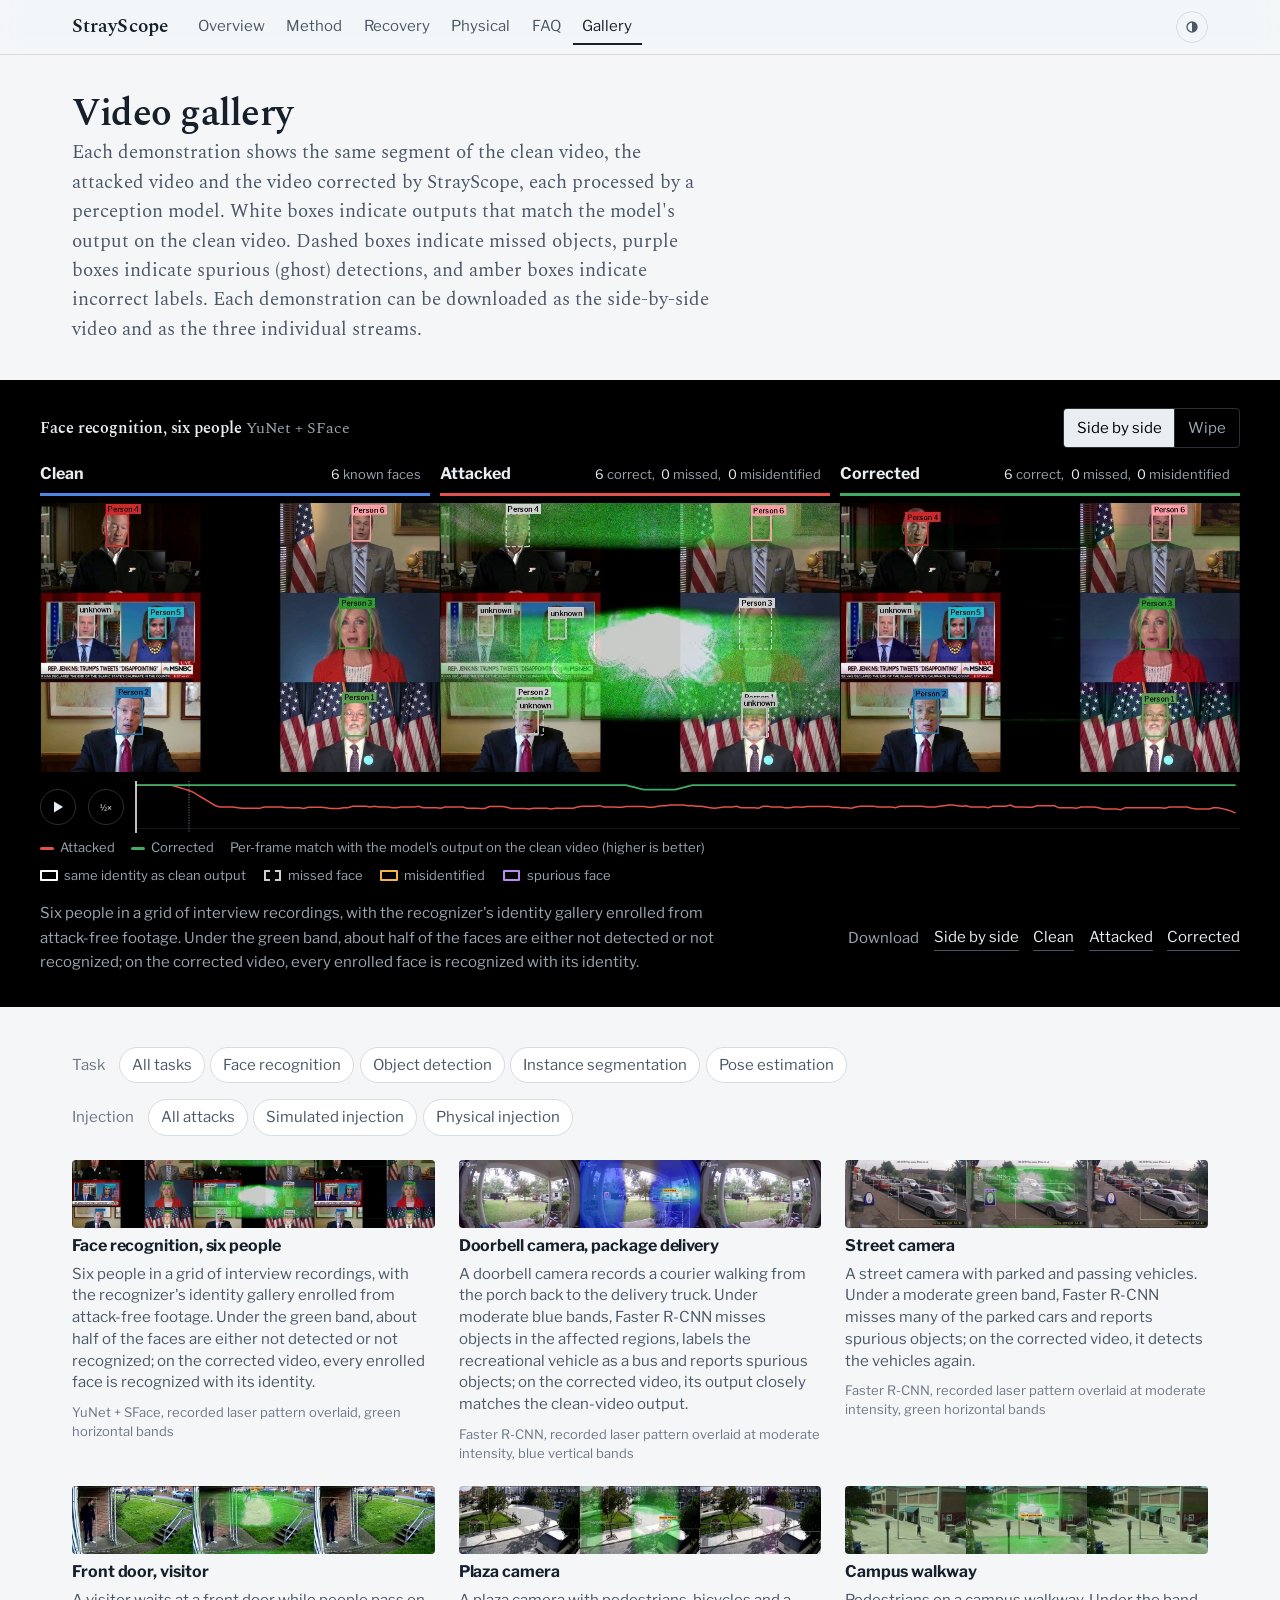
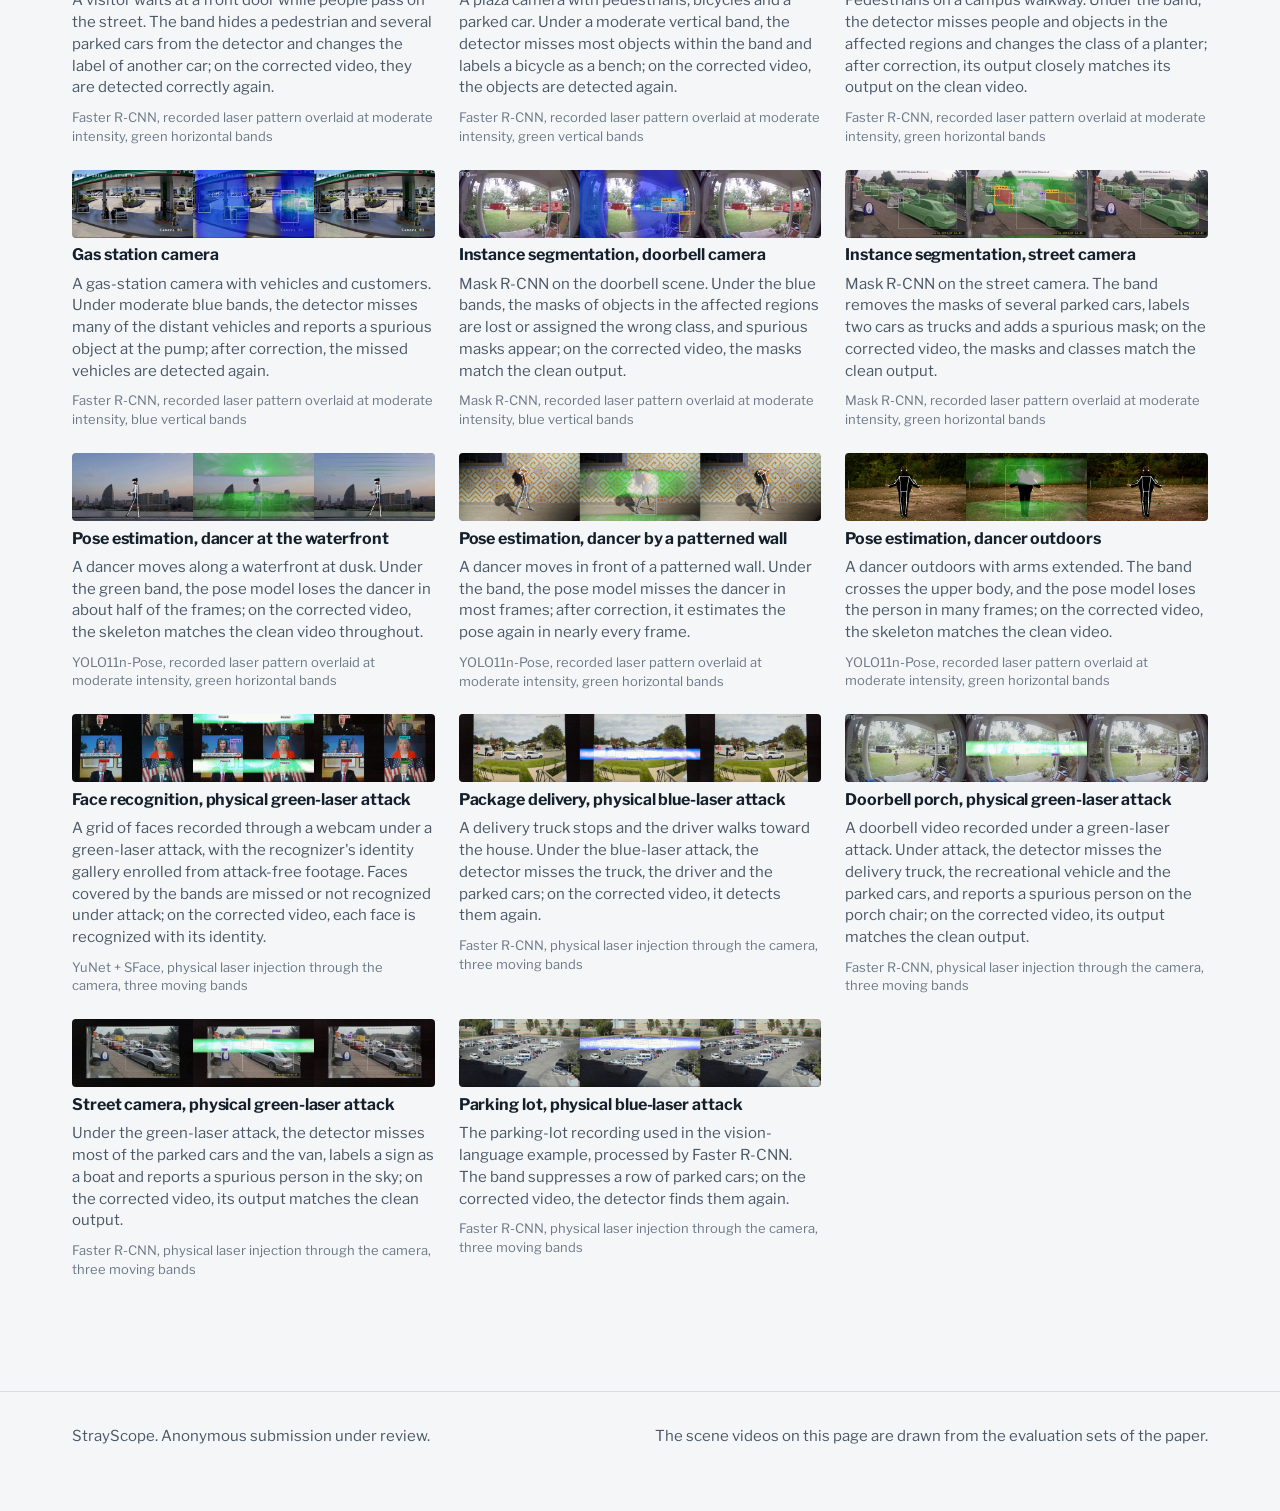
<file: gallery.html>
<!doctype html>
<html lang="en">
<head>
<meta charset="utf-8">
<meta name="viewport" content="width=device-width, initial-scale=1">
<title>StrayScope gallery</title>
<meta name="description" content="StrayScope demonstrations: clean, attacked and corrected videos with perception model outputs, with each stream available for download.">
<meta name="robots" content="noindex, nofollow">
<meta name="referrer" content="no-referrer">
<meta name="color-scheme" content="light dark">
<link rel="icon" href="assets/img/icon.svg" type="image/svg+xml">
<link rel="stylesheet" href="assets/css/site.css">
<script type="module" src="assets/js/site.js"></script>
</head>
<body>
<a class="skip" href="#main">Skip to content</a>
<header class="site-head">
  <div class="bar">
    <a class="brand" href="index.html">StrayScope</a>
    <nav class="site-nav" aria-label="Pages">
      <a href="index.html#overview">Overview</a>
      <a href="index.html#method">Method</a>
      <a href="index.html#results">Recovery</a>
      <a href="index.html#physical">Physical</a>
      <a href="index.html#faq">FAQ</a>
      <a href="gallery.html" aria-current="true">Gallery</a>
    </nav>
    <button class="theme-toggle" type="button" aria-label="Use dark theme"><svg viewBox="0 0 16 16" width="14" height="14" aria-hidden="true"><path d="M8 1.5a6.5 6.5 0 1 0 0 13 6.5 6.5 0 0 0 0-13zm0 1.5v10a5 5 0 0 1 0-10z" fill="currentColor"/></svg></button>
  </div>
</header>
<main id="main">
  <section class="hero" style="padding-bottom:0">
    <div class="wrap"><div class="prose">
      <h1 style="font-size:var(--t-2xl)">Video gallery</h1>
      <p class="lede" style="font-size:var(--t-body);max-width:64ch">Each demonstration shows the same segment of the clean video, the attacked video and the video corrected by StrayScope, each processed by a perception model. White boxes indicate outputs that match the model's output on the clean video. Dashed boxes indicate missed objects, purple boxes indicate spurious (ghost) detections, and amber boxes indicate incorrect labels. Each demonstration can be downloaded as the side-by-side video and as the three individual streams.</p>
    </div></div>
  </section>
  <section class="stage" aria-label="Selected demo">
    <div class="wrap"><div data-gallery-player></div></div>
  </section>
  <section class="block" style="padding-top:2.5rem">
    <div class="wrap" data-gallery></div>
  </section>
</main>
<footer class="site-foot">
  <div class="wrap">
    <p>StrayScope. Anonymous submission under review.</p>
    <p>The scene videos on this page are drawn from the evaluation sets of the paper.</p>
  </div>
</footer>
</body>
</html>
</file>
<file: assets/css/site.css>
/* StrayScope project page. One stylesheet, no external requests.
   Colour carries meaning: the five method modules use the colours of the paper's overview figure, and every
   stream is coded the same way everywhere (clean blue, attacked red, corrected green). */

@font-face { font-family: "Spectral"; src: url("../fonts/spectral-latin-400-normal.woff2") format("woff2"); font-weight: 400; font-style: normal; font-display: swap; }
@font-face { font-family: "Spectral"; src: url("../fonts/spectral-latin-400-italic.woff2") format("woff2"); font-weight: 400; font-style: italic; font-display: swap; }
@font-face { font-family: "Spectral"; src: url("../fonts/spectral-latin-500-normal.woff2") format("woff2"); font-weight: 500; font-style: normal; font-display: swap; }
@font-face { font-family: "Spectral"; src: url("../fonts/spectral-latin-600-normal.woff2") format("woff2"); font-weight: 600; font-style: normal; font-display: swap; }
@font-face { font-family: "Franklin"; src: url("../fonts/libre-franklin-latin-400-normal.woff2") format("woff2"); font-weight: 400; font-style: normal; font-display: swap; }
@font-face { font-family: "Franklin"; src: url("../fonts/libre-franklin-latin-400-italic.woff2") format("woff2"); font-weight: 400; font-style: italic; font-display: swap; }
@font-face { font-family: "Franklin"; src: url("../fonts/libre-franklin-latin-600-normal.woff2") format("woff2"); font-weight: 600; font-style: normal; font-display: swap; }
@font-face { font-family: "Franklin"; src: url("../fonts/libre-franklin-latin-700-normal.woff2") format("woff2"); font-weight: 700; font-style: normal; font-display: swap; }

:root {
  --paper: #f4f6f8;
  --surface: #ffffff;
  --ink: #15202b;
  --ink-2: #4a5766;
  --ink-3: #6c7886;
  --rule: #d6dce3;
  --rule-2: #e7ebef;
  --stage: #000000;
  --stage-ink: #e9eef3;
  --stage-ink-2: #9aa6b2;
  --stage-rule: #2a3036;

  /* streams */
  --clean: #2f6fd6;
  --attacked: #d1342f;
  --corrected: #2f8f4e;
  /* method modules (paper overview figure) */
  --mod-inj: #7d7d7d;
  --mod-aoa: #3f6fbf;
  --mod-sp: #7550c0;
  --mod-cor: #2f8f4e;
  --mod-per: #c97d1e;
  /* error kinds */
  --missed: #8c8c8c;
  --ghost: #9b6fd0;
  --wrong: #e2a53b;

  --link: #2d5fb5;
  --focus: #2d5fb5;

  --serif: "Spectral", "Iowan Old Style", "Palatino Linotype", Palatino, Georgia, serif;
  --sans: "Franklin", "Segoe UI", system-ui, -apple-system, sans-serif;

  /* type scale, ratio 1.25 from a 19 px body */
  --t-xs: 0.8125rem;   /* 13 */
  --t-s: 0.9375rem;    /* 15 */
  --t-ui: 1rem;        /* 16 */
  --t-body: 1.1875rem; /* 19 */
  --t-l: 1.5rem;       /* 24 */
  --t-xl: 1.875rem;    /* 30 */
  --t-2xl: 2.375rem;   /* 38 */
  --t-3xl: clamp(2.6rem, 6vw, 4.25rem);

  --col: 44rem;          /* reading column, ~70 characters of Spectral at 19 px */
  --wide: 76rem;
  --gutter: clamp(1rem, 4vw, 2.5rem);
  --radius-s: 4px;
  --radius-m: 8px;
}

@media (prefers-color-scheme: dark) {
  :root:not([data-theme="light"]) {
    --paper: #12161b;
    --surface: #1a2027;
    --ink: #e7ecf1;
    --ink-2: #b2bcc7;
    --ink-3: #8e99a5;
    --rule: #303842;
    --rule-2: #252c34;
    --link: #8db4f5;
    --focus: #8db4f5;
    --clean: #6d9cf0;
    --attacked: #ef6a62;
    --corrected: #4fbf74;
    --mod-aoa: #7aa2e6;
    --mod-sp: #a68bea;
    --mod-cor: #4fbf74;
    --mod-per: #e3a24a;
  }
}
:root[data-theme="dark"] {
  --paper: #12161b;
  --surface: #1a2027;
  --ink: #e7ecf1;
  --ink-2: #b2bcc7;
  --ink-3: #8e99a5;
  --rule: #303842;
  --rule-2: #252c34;
  --link: #8db4f5;
  --focus: #8db4f5;
  --clean: #6d9cf0;
  --attacked: #ef6a62;
  --corrected: #4fbf74;
  --mod-aoa: #7aa2e6;
  --mod-sp: #a68bea;
  --mod-cor: #4fbf74;
  --mod-per: #e3a24a;
}

*, *::before, *::after { box-sizing: border-box; }
html { -webkit-text-size-adjust: 100%; scroll-behavior: smooth; scroll-padding-top: 4.5rem; }
@media (prefers-reduced-motion: reduce) { html { scroll-behavior: auto; } }
body {
  margin: 0;
  overflow-x: hidden;
  background: var(--paper);
  color: var(--ink);
  font-family: var(--serif);
  font-size: var(--t-body);
  line-height: 1.65;
  font-variant-numeric: oldstyle-nums proportional-nums;
  text-rendering: optimizeLegibility;
}
img, video, canvas, svg { display: block; max-width: 100%; }
img, video { height: auto; }
a { color: var(--link); text-underline-offset: 0.18em; text-decoration-thickness: 1px; }
a:hover { text-decoration-thickness: 2px; }
:focus-visible { outline: 3px solid var(--focus); outline-offset: 2px; border-radius: 2px; }
p { margin: 0 0 1em; }
strong { font-weight: 600; }
.sr-only { position: absolute; width: 1px; height: 1px; overflow: hidden; clip: rect(0 0 0 0); white-space: nowrap; }
.skip { position: absolute; left: 1rem; top: -3rem; z-index: 50; background: var(--surface); padding: 0.5rem 0.9rem; font-family: var(--sans); }
.skip:focus { top: 0.75rem; }

/* ------------------------------------------------------------------ header */
.site-head {
  position: sticky; top: 0; z-index: 30;
  background: color-mix(in srgb, var(--paper) 92%, transparent);
  backdrop-filter: saturate(1.4) blur(10px);
  border-bottom: 1px solid var(--rule);
  font-family: var(--sans);
}
.site-head .bar { max-width: var(--wide); margin: 0 auto; padding: 0.55rem var(--gutter); display: flex; align-items: center; gap: 1.25rem; }
.brand { font-family: var(--serif); font-weight: 600; font-size: 1.2rem; color: var(--ink); text-decoration: none; letter-spacing: 0.005em; white-space: nowrap; }
.site-nav { display: flex; gap: 0.15rem; overflow-x: auto; scrollbar-width: none; flex: 1; min-width: 0; }
.site-nav::-webkit-scrollbar { display: none; }
.site-nav a { color: var(--ink-2); text-decoration: none; font-size: var(--t-s); padding: 0.35rem 0.6rem; border-radius: var(--radius-s); white-space: nowrap; }
.site-nav a:hover { color: var(--ink); background: var(--rule-2); }
.site-nav a[aria-current="true"] { color: var(--ink); box-shadow: inset 0 -2px 0 var(--ink); border-radius: 0; }
.theme-toggle { background: none; border: 1px solid var(--rule); color: var(--ink-2); border-radius: 999px; width: 2rem; height: 2rem; cursor: pointer; display: grid; place-items: center; flex: none; }
.theme-toggle:hover { color: var(--ink); border-color: var(--ink-3); }

/* ------------------------------------------------------------------ layout */
.wrap { max-width: var(--wide); margin: 0 auto; padding: 0 var(--gutter); }
.prose { max-width: var(--col); }
section.block { padding: clamp(3.5rem, 8vw, 6.5rem) 0 0; }
section.block > .wrap > header { margin-bottom: 2rem; }
h1, h2, h3, h4 { font-family: var(--serif); font-weight: 600; line-height: 1.15; margin: 0 0 0.6em; letter-spacing: -0.005em; }
h2 { font-size: var(--t-2xl); max-width: 22ch; }
h3 { font-size: var(--t-l); }
h4 { font-size: var(--t-body); }
.lede { font-size: var(--t-l); line-height: 1.5; color: var(--ink-2); max-width: 36ch; }
.kicker { font-family: var(--sans); font-size: var(--t-s); color: var(--ink-3); margin: 0 0 0.6rem; display: flex; align-items: center; gap: 0.5rem; }
.kicker .dot { width: 0.65rem; height: 0.65rem; border-radius: 2px; background: currentColor; }
.ui { font-family: var(--sans); }
.muted { color: var(--ink-2); }
.small { font-size: var(--t-s); line-height: 1.55; }
.cols-2 { display: grid; grid-template-columns: minmax(0, 1fr) minmax(0, 1fr); gap: clamp(1.5rem, 4vw, 3rem); align-items: start; }
.cols-text-media { display: grid; grid-template-columns: minmax(0, 0.9fr) minmax(0, 1.1fr); gap: clamp(1.5rem, 4vw, 3.5rem); align-items: start; }
@media (max-width: 880px) { .cols-2, .cols-text-media { grid-template-columns: minmax(0, 1fr); } }

/* ------------------------------------------------------------------ hero */
.hero { padding: clamp(1.5rem, 4vw, 2.5rem) 0 0; }
.hero h1 { font-size: clamp(2.4rem, 5vw, 3.6rem); margin: 0 0 0.15em; letter-spacing: -0.02em; line-height: 1; }
.hero .title-long { font-size: clamp(1.15rem, 2vw, 1.4rem); line-height: 1.3; font-weight: 500; max-width: 52ch; margin: 0 0 0.8rem; color: var(--ink); }
.hero .lede { max-width: 72ch; font-size: 1.1rem; line-height: 1.55; margin-bottom: 0; }
.hero .props { margin-top: 1.1rem; }
.hero .meta { font-family: var(--sans); font-size: var(--t-s); color: var(--ink-3); margin: 0.8rem 0 0; }
.hero .meta p { margin: 0; }
.props { list-style: none; padding: 0; margin: 1.75rem 0 0; display: flex; flex-wrap: wrap; gap: 0.5rem 1.5rem; font-family: var(--sans); font-size: var(--t-s); color: var(--ink-2); }
.props li { display: flex; align-items: center; gap: 0.45rem; }
.props svg { width: 1rem; height: 1rem; color: var(--mod-cor); flex: none; }
.hero-grid { display: grid; grid-template-columns: minmax(0, 1fr) auto; gap: 2rem; align-items: end; }
.hero-actions { display: flex; flex-direction: column; gap: 0.5rem; font-family: var(--sans); }
@media (max-width: 880px) { .hero-grid { grid-template-columns: minmax(0, 1fr); } .hero-actions { flex-direction: row; flex-wrap: wrap; } }
.btn { display: inline-flex; align-items: center; gap: 0.5rem; padding: 0.6rem 1rem; border-radius: var(--radius-s); border: 1px solid var(--rule); background: var(--surface); color: var(--ink); text-decoration: none; font-family: var(--sans); font-size: var(--t-s); cursor: pointer; line-height: 1.2; }
.btn:hover { border-color: var(--ink-3); }
.btn.primary { background: var(--ink); color: var(--paper); border-color: var(--ink); }
.btn.primary:hover { background: color-mix(in srgb, var(--ink) 85%, var(--paper)); }
.btn svg { width: 1rem; height: 1rem; }

/* ------------------------------------------------------------------ stage (dark band for video) */
.stage { background: var(--stage); color: var(--stage-ink); margin-top: clamp(1.5rem, 3.5vw, 2.25rem); padding: clamp(1rem, 3vw, 1.75rem) 0 clamp(1.25rem, 3vw, 2rem); }
.stage a { color: #9cc0ff; }
.stage .wrap { max-width: 96rem; }

/* ------------------------------------------------------------------ demo player */
.player { font-family: var(--sans); }
.player-top { display: flex; flex-wrap: wrap; align-items: center; justify-content: space-between; gap: 0.75rem 1.5rem; margin-bottom: 0.8rem; }
.player-title { font-size: var(--t-ui); color: var(--stage-ink); margin: 0; font-weight: 700; }
.player-title span { font-weight: 400; color: var(--stage-ink-2); }
.seg { display: inline-flex; border: 1px solid var(--stage-rule); border-radius: var(--radius-s); overflow: hidden; }
.seg button { background: transparent; color: var(--stage-ink-2); border: 0; padding: 0.4rem 0.8rem; font: inherit; font-size: var(--t-s); cursor: pointer; }
.seg button + button { border-left: 1px solid var(--stage-rule); }
.seg button[aria-pressed="true"] { background: #e9eef3; color: #000; }
.seg button:hover:not([aria-pressed="true"]) { color: #fff; }

.screen { position: relative; background: #000; }
.screen video, .screen canvas { width: 100%; height: auto; }
.screen canvas { display: none; touch-action: none; cursor: ew-resize; }
.player[data-mode="wipe"] .screen video { display: none; }
.player[data-mode="wipe"] .screen canvas { display: block; }
.panes { display: grid; grid-template-columns: repeat(3, 1fr); gap: 0; margin-bottom: 0.45rem; }
.player[data-mode="wipe"] .panes { grid-template-columns: 1fr 1fr; }
.pane-head { display: flex; align-items: baseline; justify-content: space-between; gap: 0.5rem; padding: 0 0.6rem 0.35rem 0; border-bottom: 3px solid var(--c); margin-right: 0.6rem; min-width: 0; }
.pane-head:last-child { margin-right: 0; }
.pane-head b { font-size: var(--t-ui); color: var(--stage-ink); }
.pane-head .count { font-size: var(--t-xs); color: var(--stage-ink-2); white-space: nowrap; overflow: hidden; text-overflow: ellipsis; font-variant-numeric: tabular-nums; }
.pane-head .count i { font-style: normal; display: inline-block; min-width: 1.4ch; text-align: right; color: var(--stage-ink); }
.pane-head[data-k="clean"] { --c: #4f86e6; }
.pane-head[data-k="attacked"] { --c: #e2524b; }
.pane-head[data-k="corrected"] { --c: #3fae64; }
.player[data-mode="wipe"] .pane-head[data-k="clean"] { display: none; }
.wipe-hint { position: absolute; left: 50%; bottom: 0.6rem; transform: translateX(-50%); font-size: var(--t-xs); color: #fff; background: rgba(0,0,0,0.55); padding: 0.2rem 0.55rem; border-radius: 999px; pointer-events: none; display: none; }
.player[data-mode="wipe"] .wipe-hint { display: block; }

.controls { display: flex; align-items: center; gap: 0.75rem; margin-top: 0.6rem; }
.icon-btn { background: transparent; border: 1px solid var(--stage-rule); color: var(--stage-ink); width: 2.25rem; height: 2.25rem; border-radius: 999px; display: grid; place-items: center; cursor: pointer; flex: none; }
.icon-btn:hover { border-color: #6b7782; }
.icon-btn svg { width: 1rem; height: 1rem; }
.timeline { position: relative; flex: 1; height: 3.25rem; cursor: pointer; touch-action: none; }
.timeline svg { width: 100%; height: 100%; display: block; overflow: visible; }
.timeline .axis { stroke: var(--stage-rule); }
.timeline .ln-att { stroke: #e2524b; fill: none; stroke-width: 1.5; }
.timeline .ln-cor { stroke: #3fae64; fill: none; stroke-width: 1.75; }
.timeline .head { stroke: #fff; stroke-width: 1.5; }
.timeline .onset { stroke: #6b7782; stroke-dasharray: 2 3; }
.timeline-label { font-size: var(--t-xs); color: var(--stage-ink-2); display: flex; gap: 1rem; flex-wrap: wrap; margin-top: 0.25rem; }
.timeline-label .sw { display: inline-block; width: 0.9rem; height: 3px; vertical-align: middle; margin-right: 0.35rem; border-radius: 2px; }
.legend-boxes { display: flex; flex-wrap: wrap; gap: 0.35rem 1.1rem; font-size: var(--t-xs); color: var(--stage-ink-2); margin-top: 0.4rem; }
.legend-boxes span { display: inline-flex; align-items: center; gap: 0.4rem; }
.legend-boxes i { display: inline-block; width: 1.1rem; height: 0.7rem; border: 2px solid; border-radius: 1px; }
.lb-found i { border-color: #ffffff; }
.lb-missed i { border-color: #cfcfcf; border-style: dashed; }
.lb-ghost i { border-color: #b98cf0; }
.lb-wrong i { border-color: #f2b544; }
.player-foot { display: flex; flex-wrap: wrap; justify-content: space-between; gap: 0.75rem 2rem; margin-top: 0.9rem; font-size: var(--t-s); color: var(--stage-ink-2); }
.player-foot p { margin: 0; max-width: 68ch; }
.dl { display: flex; flex-wrap: wrap; gap: 0.35rem 0.9rem; align-items: center; }
.dl a { color: var(--stage-ink); text-decoration: none; border-bottom: 1px solid #4a535c; }
.dl a:hover { border-color: #fff; }
.chips { display: flex; flex-wrap: wrap; gap: 0.4rem; margin: 1rem 0 0; }
.chip { border: 1px solid var(--stage-rule); background: transparent; color: var(--stage-ink-2); border-radius: 999px; padding: 0.35rem 0.8rem; font: inherit; font-size: var(--t-s); cursor: pointer; display: inline-flex; gap: 0.45rem; align-items: center; }
.chip .tag { font-size: var(--t-xs); color: #7f8a95; }
.chip[aria-pressed="true"] { border-color: #e9eef3; color: #fff; }
.chip:hover:not([aria-pressed="true"]) { color: #fff; border-color: #6b7782; }
@media (max-width: 640px) {
  .pane-head .count { display: none; }
  .timeline { height: 2.75rem; }
}

/* light-surface variant of the player (used inside light sections) */
.on-light .player-title { color: var(--ink); }
.on-light .player-title span, .on-light .player-foot, .on-light .timeline-label, .on-light .legend-boxes { color: var(--ink-2); }
.on-light .pane-head b { color: var(--ink); }
.on-light .pane-head .count { color: var(--ink-2); }
.on-light .pane-head .count i { color: var(--ink); }
.on-light .seg, .on-light .icon-btn, .on-light .chip { border-color: var(--rule); }
.on-light .seg button, .on-light .chip { color: var(--ink-2); }
.on-light .seg button[aria-pressed="true"] { background: var(--ink); color: var(--paper); }
.on-light .icon-btn { color: var(--ink); }
.on-light .timeline .axis { stroke: var(--rule); }
.on-light .timeline .head { stroke: var(--ink); }
.on-light .dl a { color: var(--ink); border-color: var(--rule); }
.on-light .chip[aria-pressed="true"] { border-color: var(--ink); color: var(--ink); }

/* ------------------------------------------------------------------ figures */
figure { margin: 0; }
figure.fig { margin: 2rem 0; }
figure.fig img, figure.fig video { width: 100%; height: auto; border-radius: var(--radius-s); background: var(--surface); }
figure.fig.dark img, figure.fig.dark video { background: #000; }
figcaption { font-family: var(--sans); font-size: var(--t-s); line-height: 1.5; color: var(--ink-2); margin-top: 0.7rem; max-width: 72ch; }
figcaption b { color: var(--ink); font-weight: 700; }
.zoomable { cursor: zoom-in; }
.fig-wide { max-width: 64rem; }

/* lightbox */
dialog.lightbox { border: 0; padding: 0; background: transparent; max-width: 96vw; max-height: 96vh; }
dialog.lightbox::backdrop { background: rgba(5, 8, 12, 0.88); }
dialog.lightbox img { max-width: 96vw; max-height: 86vh; width: auto; height: auto; border-radius: var(--radius-s); background: #fff; }
dialog.lightbox p { color: #dfe5ea; font-family: var(--sans); font-size: var(--t-s); max-width: 80ch; margin: 0.6rem 0 0; }
dialog.lightbox .close { position: fixed; top: 0.9rem; right: 0.9rem; }

/* ------------------------------------------------------------------ pipeline */
.pipeline { list-style: none; padding: 0; margin: 2.25rem 0 0; display: grid; grid-template-columns: repeat(5, minmax(0, 1fr)); gap: 0.4rem; font-family: var(--sans); counter-reset: step; }
.pipeline li { border-top: 4px solid var(--c); padding: 0.75rem 0.75rem 0 0; position: relative; }
.pipeline li b { display: block; font-size: var(--t-ui); color: var(--ink); line-height: 1.3; }
.pipeline li span { display: block; font-size: var(--t-s); color: var(--ink-2); line-height: 1.45; margin-top: 0.3rem; }
.pipeline li::before { counter-increment: step; content: counter(step); font-size: var(--t-xs); color: var(--c); font-weight: 700; display: block; margin-bottom: 0.2rem; }
@media (max-width: 880px) { .pipeline { grid-template-columns: minmax(0, 1fr) minmax(0, 1fr); row-gap: 1.25rem; } }
@media (max-width: 480px) { .pipeline { grid-template-columns: minmax(0, 1fr); } }

/* method steps with media */
.step { display: grid; grid-template-columns: minmax(0, 0.85fr) minmax(0, 1.15fr); gap: clamp(1.5rem, 4vw, 3.5rem); align-items: start; padding: 2.5rem 0; border-top: 1px solid var(--rule); }
.step:first-of-type { border-top: 0; }
.step .tag-mod { font-family: var(--sans); font-size: var(--t-s); color: var(--c); font-weight: 700; margin: 0 0 0.4rem; }
.step h3 { font-size: var(--t-xl); }
.step .media video, .step .media img { width: 100%; border-radius: var(--radius-s); background: #000; }
.step.wide { grid-template-columns: minmax(0, 1fr); }
.step.wide .prose { max-width: 60rem; columns: 2 22rem; column-gap: 3rem; }
.step.wide .prose > p.tag-mod, .step.wide .prose > h3 { column-span: all; }
.step.wide .media { max-width: 64rem; }
@media (max-width: 880px) { .step { grid-template-columns: minmax(0, 1fr); } }

/* evidence viewer (tabbed photos) */
.evidence { margin-top: 2.5rem; font-family: var(--sans); }
.evidence .tablist { margin-bottom: 1rem; }
.evidence figure img { width: 100%; border-radius: var(--radius-s); background: var(--surface); max-height: 70vh; object-fit: contain; }
.evidence figcaption { max-width: 72ch; }
.threat-grid { display: grid; grid-template-columns: minmax(0, 1.25fr) minmax(0, 0.75fr); gap: clamp(1.5rem, 4vw, 3rem); align-items: start; }
@media (max-width: 960px) { .threat-grid { grid-template-columns: minmax(0, 1fr); } }

/* stepper (one frame, step by step) */
.stepper { font-family: var(--sans); margin-top: 2rem; }
.stepper-tabs { display: flex; flex-wrap: wrap; gap: 0.35rem; margin-bottom: 1rem; }
.stepper-tabs button { font: inherit; font-size: var(--t-s); border: 1px solid var(--rule); background: var(--surface); color: var(--ink-2); padding: 0.4rem 0.75rem; border-radius: var(--radius-s); cursor: pointer; display: inline-flex; gap: 0.45rem; align-items: center; }
.stepper-tabs button .n { display: inline-grid; place-items: center; width: 1.35rem; height: 1.35rem; border-radius: 999px; border: 1.5px solid var(--c); color: var(--c); font-size: var(--t-xs); font-weight: 700; }
.stepper-tabs button[aria-selected="true"] { border-color: var(--ink); color: var(--ink); }
.stepper-tabs button[aria-selected="true"] .n { background: var(--c); color: #fff; }
.stepper-body { display: grid; grid-template-columns: minmax(0, 1.3fr) minmax(0, 0.7fr); gap: 1.5rem; align-items: start; }
.stepper-body img { width: 100%; border-radius: var(--radius-s); background: #000; aspect-ratio: 16 / 9; object-fit: contain; }
.stepper-body h4 { font-family: var(--serif); font-size: var(--t-l); margin: 0 0 0.5rem; }
.stepper-body p { font-family: var(--serif); font-size: var(--t-body); color: var(--ink-2); }
.stepper-nav { display: flex; gap: 0.5rem; margin-top: 0.75rem; }
@media (max-width: 880px) { .stepper-body { grid-template-columns: minmax(0, 1fr); } }

/* ------------------------------------------------------------------ numbers */
.figures-row { display: grid; grid-template-columns: repeat(auto-fit, minmax(13rem, 1fr)); gap: 1.5rem 2rem; margin: 2rem 0; font-family: var(--sans); }
.figures-row div { border-left: 3px solid var(--c, var(--ink)); padding-left: 0.85rem; }
.figures-row b { display: block; font-family: var(--serif); font-size: var(--t-xl); font-weight: 600; line-height: 1.1; font-variant-numeric: lining-nums tabular-nums; color: var(--ink); }
.figures-row span { display: block; font-size: var(--t-s); color: var(--ink-2); line-height: 1.45; margin-top: 0.3rem; }

/* dumbbell chart */
.dumbbell { font-family: var(--sans); margin: 1.25rem 0 0; }
.dumbbell svg { width: 100%; height: auto; overflow: visible; }
.dumbbell text { fill: var(--ink-2); font-size: 15px; font-family: var(--sans); }
.dumbbell .lab { fill: var(--ink); font-size: 16px; }
.dumbbell .grid line { stroke: var(--rule-2); }
.dumbbell .grid text { fill: var(--ink-3); font-size: 13px; }
.dumbbell .bar { stroke: var(--ink-3); stroke-width: 2; opacity: 0.5; }
.dumbbell .att { fill: var(--attacked); }
.dumbbell .cor { fill: var(--corrected); }
.dumbbell .val { font-variant-numeric: tabular-nums; font-size: 14.5px; }
.dumbbell .val.a { fill: var(--attacked); }
.dumbbell .val.c { fill: var(--corrected); font-weight: 700; }
.dumbbell .note { fill: var(--ink-3); font-size: 13.5px; }
.chart-key { display: flex; gap: 1.25rem; flex-wrap: wrap; font-family: var(--sans); font-size: var(--t-s); color: var(--ink-2); margin-top: 0.75rem; }
.chart-key span { display: inline-flex; align-items: center; gap: 0.45rem; }
.chart-key i { width: 0.75rem; height: 0.75rem; border-radius: 999px; display: inline-block; }

/* tabs for result groups */
.tabs { font-family: var(--sans); }
.tablist { display: flex; flex-wrap: wrap; gap: 0; border-bottom: 1px solid var(--rule); margin-bottom: 1.5rem; }
.tablist button { font: inherit; font-size: var(--t-ui); background: none; border: 0; border-bottom: 3px solid transparent; padding: 0.6rem 1rem 0.55rem; color: var(--ink-2); cursor: pointer; margin-bottom: -1px; }
.tablist button[aria-selected="true"] { color: var(--ink); border-color: var(--mod-per); }
.tablist button:hover { color: var(--ink); }
.tabpanel[hidden] { display: none; }
.tabpanel .prose p { font-family: var(--serif); }

/* tables */
.table-wrap { overflow-x: auto; margin: 1.25rem 0; }
table.data { border-collapse: collapse; font-family: var(--sans); font-size: var(--t-s); font-variant-numeric: tabular-nums lining-nums; width: 100%; }
table.data th, table.data td { padding: 0.5rem 0.75rem; text-align: right; border-bottom: 1px solid var(--rule-2); white-space: nowrap; }
table.data th:first-child, table.data td:first-child { text-align: left; }
table.data thead th { color: var(--ink-2); font-weight: 400; border-bottom: 1px solid var(--rule); vertical-align: bottom; }
table.data tbody tr:hover { background: var(--rule-2); }
table.data .up { color: var(--corrected); font-weight: 700; }
table.data .dn { color: var(--attacked); }

/* device matrix */
.matrix { font-family: var(--sans); }
.matrix table { border-collapse: separate; border-spacing: 3px; font-size: var(--t-s); }
.matrix th { font-weight: 400; color: var(--ink-2); padding: 0.25rem 0.5rem; text-align: left; white-space: nowrap; }
.matrix thead th { text-align: center; }
.matrix td { width: 2.7rem; height: 1.9rem; text-align: center; border-radius: 3px; font-size: var(--t-xs); }
.matrix td.fail { background: color-mix(in srgb, var(--attacked) 16%, var(--surface)); color: var(--attacked); }
.matrix td.ok { background: color-mix(in srgb, var(--corrected) 14%, var(--surface)); color: var(--corrected); }
.matrix td.na { background: var(--rule-2); color: var(--ink-3); }
.matrix td svg { width: 1rem; height: 1rem; margin: 0 auto; }
.matrix .sub th { font-size: var(--t-xs); color: var(--ink-3); text-align: center; }
.matrix-key { display: flex; gap: 1.25rem; flex-wrap: wrap; font-size: var(--t-s); color: var(--ink-2); margin-top: 0.6rem; }
.matrix-key span { display: inline-flex; gap: 0.4rem; align-items: center; }
.matrix-key i { width: 1rem; height: 1rem; border-radius: 3px; display: inline-block; }

/* photo grid */
.photos { display: grid; grid-template-columns: repeat(12, minmax(0, 1fr)); gap: 1.25rem; margin-top: 2rem; }
.photos figure { grid-column: span 6; }
.photos figure.w8 { grid-column: span 8; }
.photos figure.w4 { grid-column: span 4; }
.photos figure.w12 { grid-column: span 12; }
.photos img { width: 100%; border-radius: var(--radius-s); background: var(--surface); }
@media (max-width: 880px) { .photos figure, .photos figure.w8, .photos figure.w4 { grid-column: span 12; } }

/* atlas */
.atlas { position: relative; }
.atlas video { width: 100%; border-radius: var(--radius-s); }
.atlas-labels { position: absolute; inset: 0; display: grid; grid-template-columns: repeat(4, 1fr); grid-template-rows: repeat(3, 1fr); pointer-events: none; }
.atlas-labels span { font-family: var(--sans); font-size: var(--t-xs); color: #fff; align-self: end; justify-self: start; margin: 0 0 0.4rem 0.5rem; background: rgba(0,0,0,0.6); padding: 0.1rem 0.45rem; border-radius: 3px; }
@media (max-width: 640px) { .atlas-labels span { font-size: 0.65rem; margin: 0 0 0.2rem 0.25rem; } }

/* demo cards (gallery) */
.cards { display: grid; grid-template-columns: repeat(auto-fill, minmax(18rem, 1fr)); gap: 1.5rem; margin-top: 1.5rem; }
.card { font-family: var(--sans); display: flex; flex-direction: column; gap: 0.55rem; }
.card button.thumb { all: unset; cursor: pointer; display: block; position: relative; border-radius: var(--radius-s); overflow: hidden; background: #000; }
.card button.thumb:focus-visible { outline: 3px solid var(--focus); outline-offset: 2px; }
.card img { width: 100%; aspect-ratio: 48 / 9; object-fit: cover; }
.card h4 { font-family: var(--sans); font-size: var(--t-ui); margin: 0; font-weight: 700; }
.card p { font-size: var(--t-s); color: var(--ink-2); margin: 0; line-height: 1.45; }
.card .facts { font-size: var(--t-xs); color: var(--ink-3); }
.filters { display: flex; flex-wrap: wrap; gap: 1rem 2rem; font-family: var(--sans); font-size: var(--t-s); }
.filters fieldset { border: 0; padding: 0; margin: 0; display: flex; flex-wrap: wrap; gap: 0.35rem; align-items: center; }
.filters legend { float: left; color: var(--ink-3); margin-right: 0.5rem; padding: 0; }
.filters button { font: inherit; border: 1px solid var(--rule); background: var(--surface); color: var(--ink-2); border-radius: 999px; padding: 0.3rem 0.75rem; cursor: pointer; }
.filters button[aria-pressed="true"] { border-color: var(--ink); color: var(--ink); }

/* text-compare (VLM) */
.vlm { display: grid; grid-template-columns: repeat(3, minmax(0, 1fr)); gap: 1rem; margin-top: 1.25rem; font-family: var(--sans); }
.vlm div { border-top: 3px solid var(--c); padding-top: 0.6rem; }
.vlm b { display: block; font-size: var(--t-s); margin-bottom: 0.35rem; }
.vlm p { font-family: var(--serif); font-size: var(--t-ui); line-height: 1.5; color: var(--ink); margin: 0; }
@media (max-width: 880px) { .vlm { grid-template-columns: minmax(0, 1fr); } }

/* details / FAQ */
details { border-top: 1px solid var(--rule); padding: 0.9rem 0; }
details:last-of-type { border-bottom: 1px solid var(--rule); }
summary { cursor: pointer; font-family: var(--serif); font-size: var(--t-l); font-weight: 500; list-style: none; display: flex; justify-content: space-between; gap: 1rem; }
summary::-webkit-details-marker { display: none; }
summary::after { content: "+"; font-family: var(--sans); color: var(--ink-3); }
details[open] summary::after { content: "\2212"; }
details > div { padding-top: 0.75rem; max-width: var(--col); }

/* disclosure timeline */
.disclose { list-style: none; padding: 0; margin: 1.5rem 0 0; font-family: var(--sans); display: grid; grid-template-columns: repeat(auto-fit, minmax(14rem, 1fr)); gap: 1rem 2rem; }
.disclose li { border-left: 3px solid var(--rule); padding-left: 0.85rem; font-size: var(--t-s); color: var(--ink-2); }
.disclose li b { display: block; color: var(--ink); font-size: var(--t-ui); }

/* footer */
.site-foot { margin-top: clamp(4rem, 9vw, 7rem); border-top: 1px solid var(--rule); padding: 2rem 0 3rem; font-family: var(--sans); font-size: var(--t-s); color: var(--ink-2); }
.site-foot .wrap { display: grid; grid-template-columns: minmax(0, 1fr) auto; gap: 1rem 2rem; }
@media (max-width: 640px) { .site-foot .wrap { grid-template-columns: minmax(0, 1fr); } }

/* small helpers */
.note { font-family: var(--sans); font-size: var(--t-s); color: var(--ink-2); border-left: 3px solid var(--rule); padding: 0.1rem 0 0.1rem 0.9rem; margin: 1.5rem 0; max-width: 72ch; }
.swatch { display: inline-block; width: 0.8em; height: 0.8em; border-radius: 2px; vertical-align: -0.05em; margin-right: 0.15em; }
.loop-video { width: 100%; border-radius: var(--radius-s); background: #000; }
.media-label { font-family: var(--sans); font-size: var(--t-xs); color: var(--ink-3); margin-top: 0.4rem; }
@media print { .site-head, .stage, video, .chips { display: none !important; } body { background: #fff; } }

/* hero author line, overview principles (16 Nov revision) */
.hero .authors { font-family: var(--sans); font-size: var(--t-s); color: var(--ink-3); margin: 0 0 1rem; }
.principles { display: grid; grid-template-columns: repeat(auto-fit, minmax(15rem, 1fr)); gap: 1.25rem 2rem; margin: 2rem 0 0; font-family: var(--sans); }
.principles div { border-left: 3px solid var(--c, var(--ink)); padding: 0.1rem 0 0.1rem 0.95rem; }
.principles b { display: block; font-family: var(--serif); font-size: var(--t-l); font-weight: 600; color: var(--ink); line-height: 1.25; }
.principles span { display: block; font-size: var(--t-s); color: var(--ink-2); line-height: 1.5; margin-top: 0.35rem; }
table.data.wrap td, table.data.wrap th { white-space: normal; vertical-align: top; }
table.data.wrap td:last-child, table.data.wrap th:last-child { text-align: left; }
</file>
